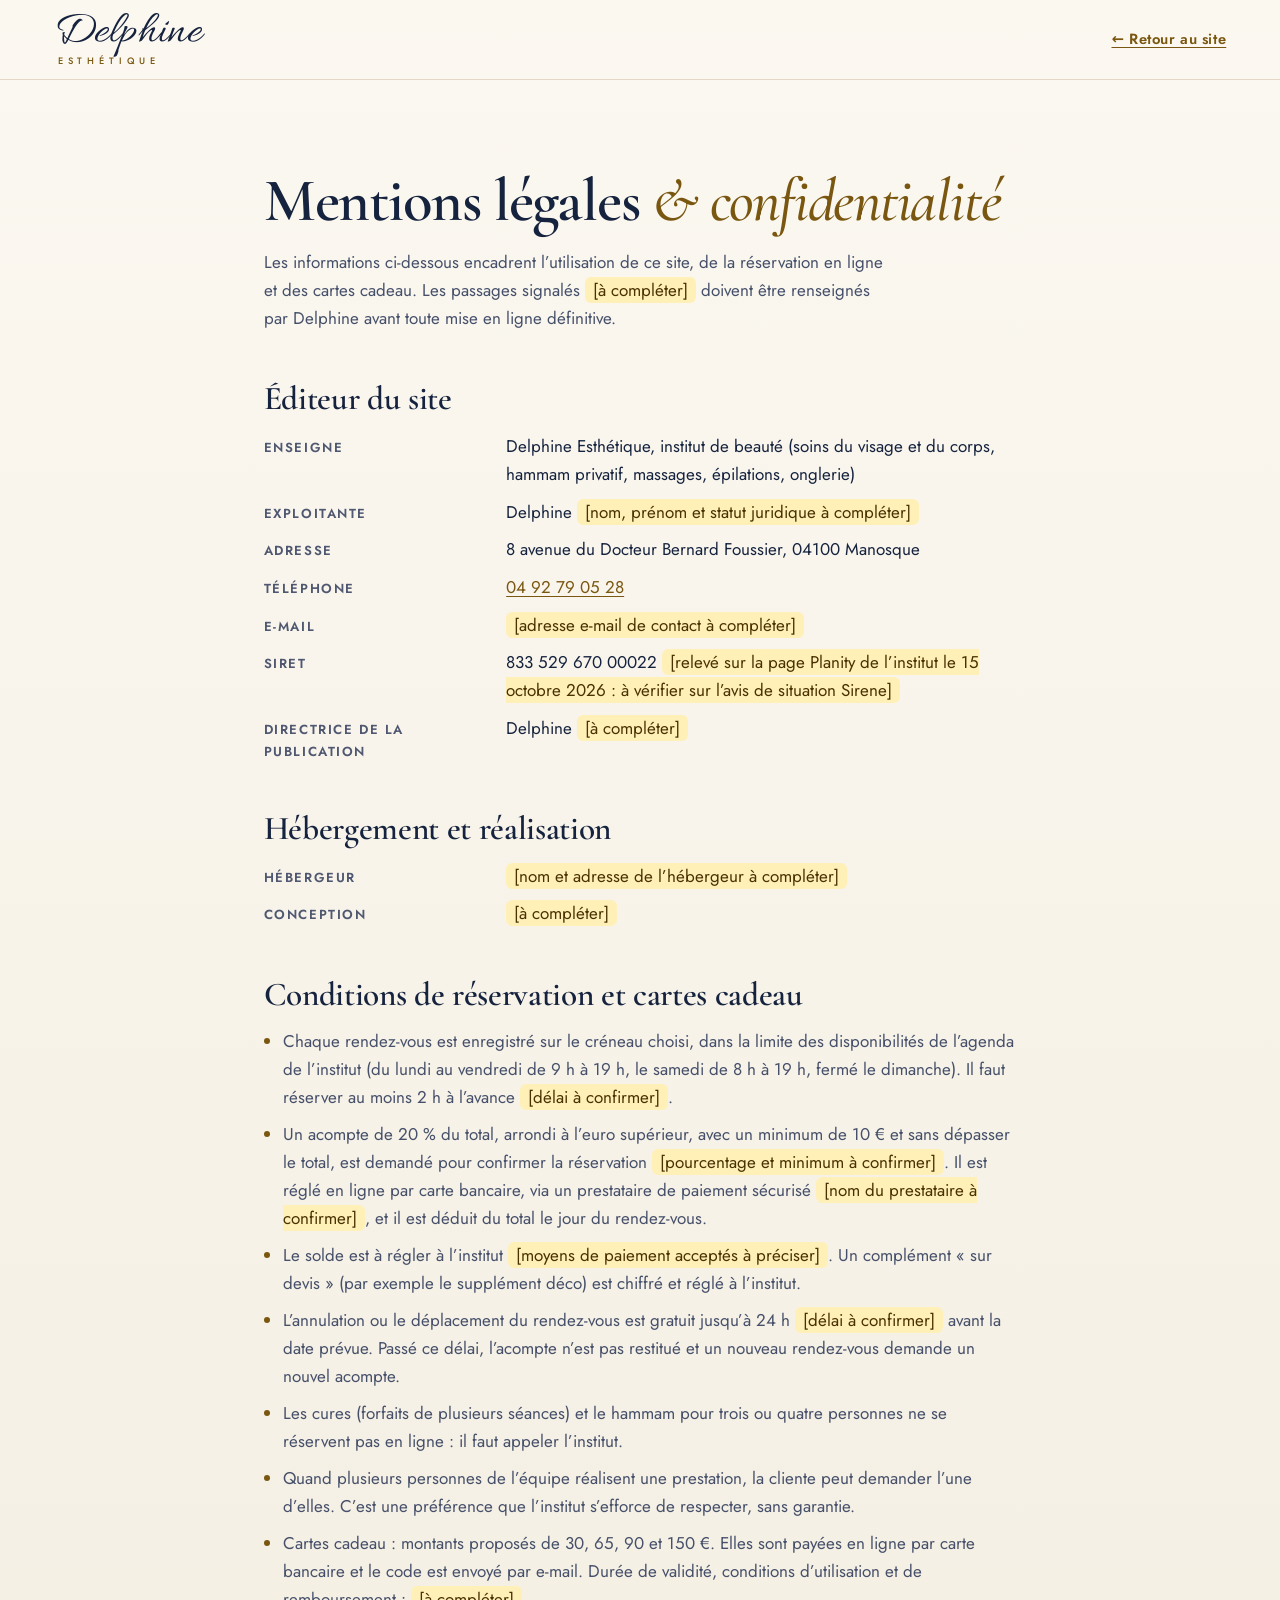
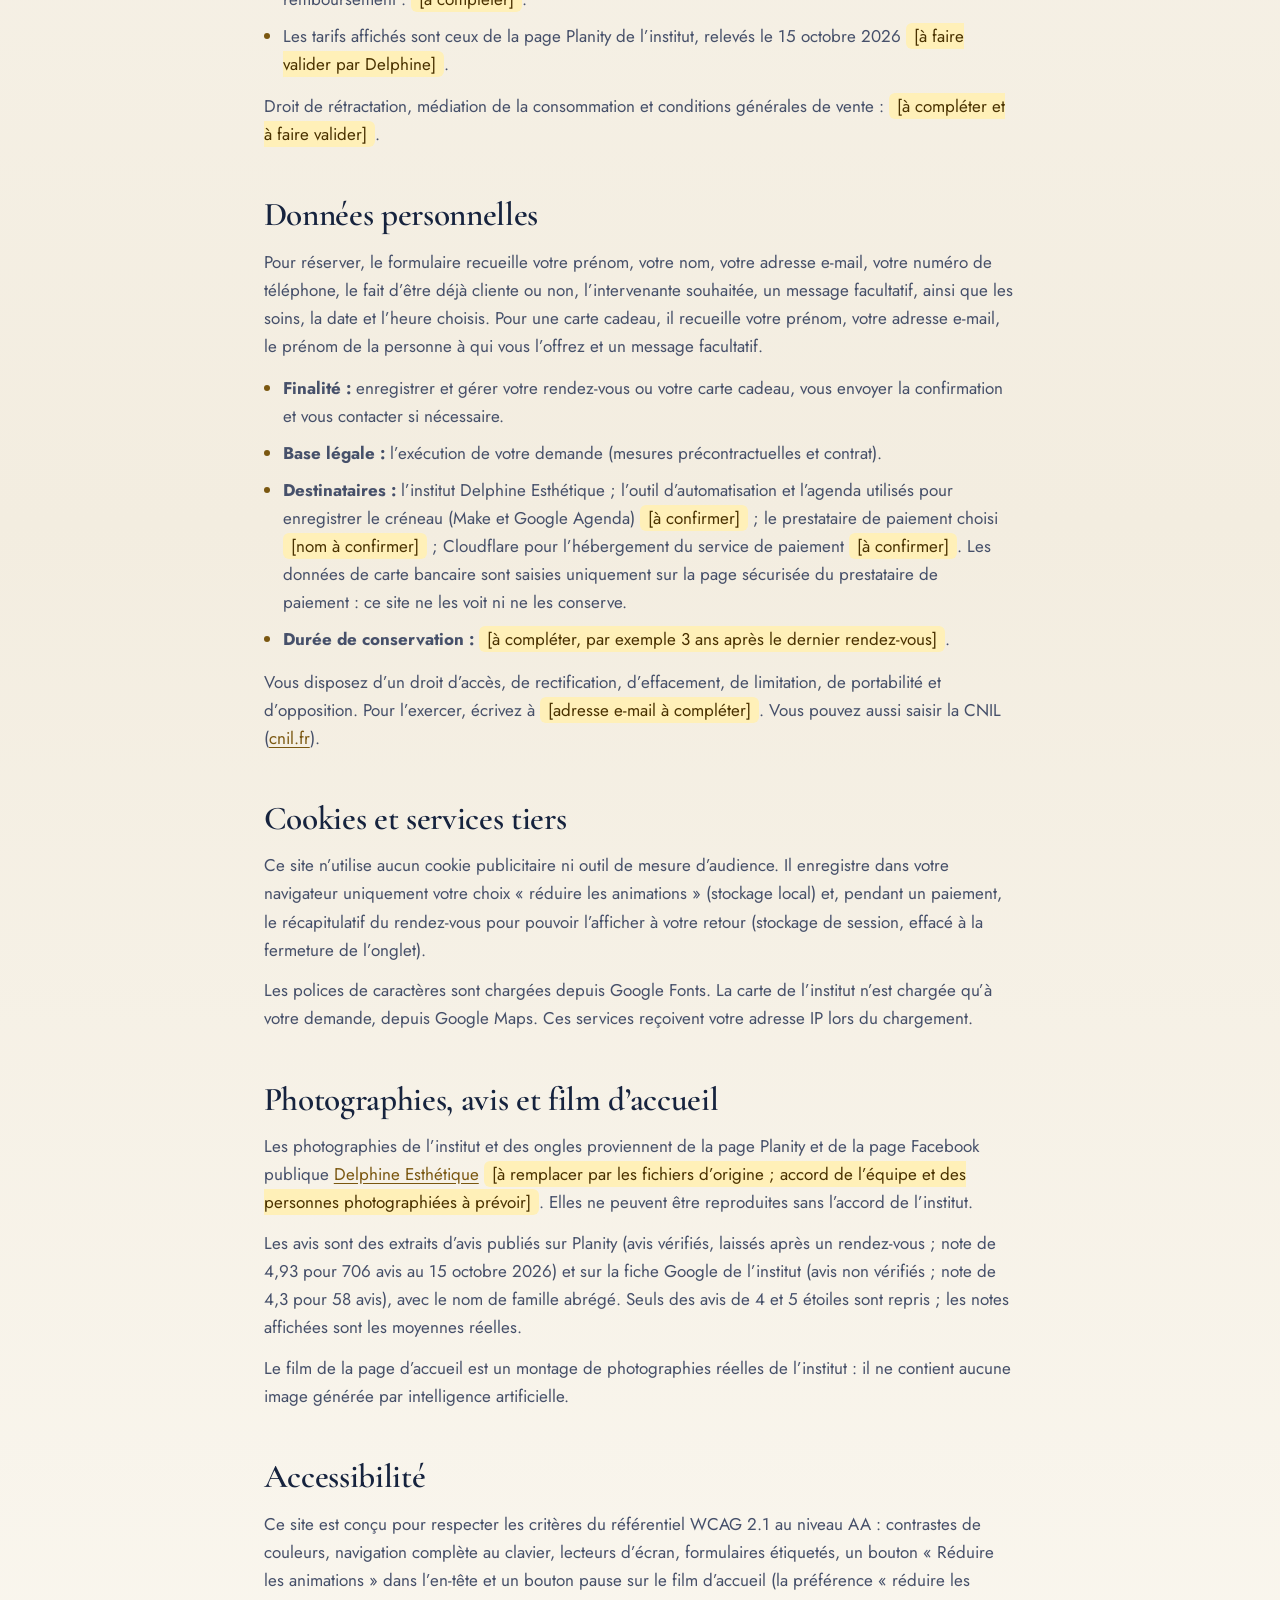
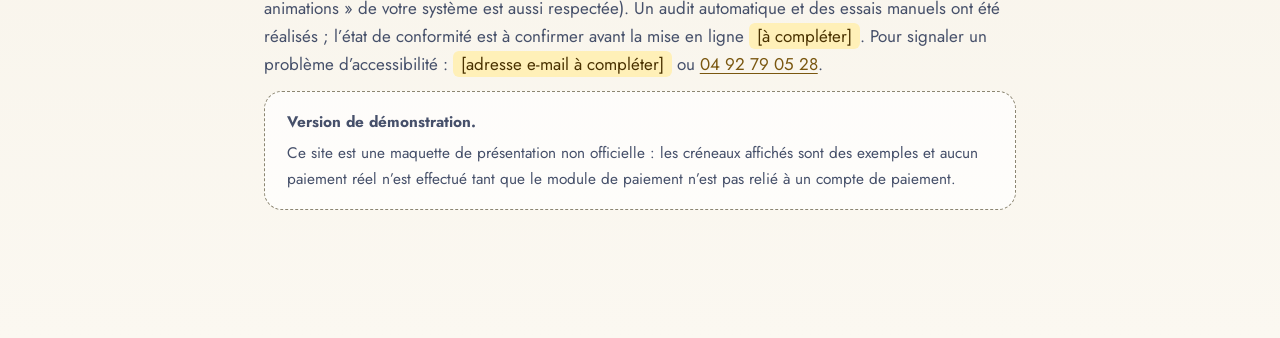
<file: mentions-legales.html>
<!doctype html>
<html lang="fr" data-motion="on">
<head>
<meta charset="utf-8">
<meta name="viewport" content="width=device-width, initial-scale=1, viewport-fit=cover">
<title>Mentions légales, conditions et confidentialité · Delphine Esthétique</title>
<meta name="description" content="Mentions légales, conditions de réservation, cartes cadeau, confidentialité et accessibilité du site Delphine Esthétique, institut de beauté à Manosque.">
<meta name="theme-color" content="#16233E">
<!-- Démonstration : retirer cette ligne à la vraie mise en ligne -->
<meta name="robots" content="noindex, nofollow">
<link rel="icon" href="data:image/svg+xml,%3Csvg xmlns='http://www.w3.org/2000/svg' viewBox='0 0 64 64'%3E%3Crect width='64' height='64' rx='16' fill='%2316233E'/%3E%3Cpath d='M32 10c1.4 11 4.3 15.4 15 18-10.700 2.600-13.600 7-15 18-1.400-11-4.300-15.400-15-18 10.700-2.600 13.600-7 15-18z' fill='%23D9A62E'/%3E%3C/svg%3E">
<link rel="preconnect" href="https://fonts.googleapis.com">
<link rel="preconnect" href="https://fonts.gstatic.com" crossorigin>
<link href="https://fonts.googleapis.com/css2?family=Allura&family=Cormorant+Garamond:ital,wght@0,400;0,500;0,600;0,700;1,400;1,500;1,600&family=Jost:wght@300;400;500;600&display=swap" rel="stylesheet">
<link rel="stylesheet" href="assets/css/style.css?v=1">
<style>
  body { background: linear-gradient(180deg, var(--ivory), var(--sand) 60%, var(--ivory)); }
  .lhead { display: flex; align-items: center; justify-content: space-between; gap: 16px; padding: 14px var(--gut); border-bottom: 1px solid var(--line); background: rgba(251, 248, 241, .94); }
  .lhead .logo__script { color: var(--navy); }
  .lhead .logo__sub { color: var(--gold-ink); }
  .lhead__back { display: inline-flex; align-items: center; min-height: 44px; font-weight: 600; font-size: .92rem; letter-spacing: .04em; }
  .legal { max-width: 860px; margin: 0 auto; padding: clamp(40px, 7vw, 100px) var(--gut) clamp(60px, 9vw, 130px); }
  .legal h1 { font: 600 clamp(2.4rem, 5vw, 3.8rem)/1.03 var(--ff-display); letter-spacing: -.02em; margin-bottom: 1rem; color: var(--navy); }
  .legal h1 em { color: var(--gold-ink); font-weight: 500; }
  .legal__intro { color: var(--text-2); margin-bottom: 2.2rem; max-width: 62ch; }
  .legal h2 { font: 600 clamp(1.6rem, 2.6vw, 2.1rem)/1.12 var(--ff-display); letter-spacing: -.01em; margin: 3rem 0 .9rem; color: var(--navy); scroll-margin-top: 90px; }
  .legal p, .legal li { color: var(--text-2); }
  .legal p + p { margin-top: .8rem; }
  .legal ul { display: grid; gap: .55rem; margin: .9rem 0; padding-left: 1.2rem; list-style: disc; }
  .legal ul li::marker { color: var(--gold-ink); }
  .legal dl { display: grid; grid-template-columns: minmax(150px, 220px) 1fr; gap: .6rem 1.4rem; margin: .9rem 0; }
  .legal dt { color: var(--text-3); font-size: .82rem; letter-spacing: .12em; text-transform: uppercase; font-weight: 600; padding-top: .3rem; }
  .legal dd { margin: 0; }
  .todo { background: #FFF0B8; color: #4A3200; border-radius: 6px; padding: 1px 8px; font-style: normal; }
  .note { margin-top: 3rem; border: 1.5px dashed var(--line-strong); border-radius: 18px; padding: 1.1rem 1.4rem; background: rgba(255, 255, 255, .7); font-size: .96rem; }
  @media (max-width: 640px) { .legal dl { grid-template-columns: 1fr; gap: .1rem; } .legal dt { padding-top: .8rem; } }
</style>
</head>
<body>
<a class="skip" href="#main">Aller au contenu</a>
<header class="lhead">
  <a class="logo" href="index.html"><span class="logo__script">Delphine</span><span class="logo__sub">Esthétique</span><span class="sr-only"> : retour à l’accueil</span></a>
  <a class="lhead__back" href="index.html">← Retour au site</a>
</header>

<main class="legal" id="main">
  <h1>Mentions légales <em>&amp; confidentialité</em></h1>
  <p class="legal__intro">Les informations ci-dessous encadrent l’utilisation de ce site, de la réservation en ligne et des cartes cadeau. Les passages signalés <mark class="todo">[à compléter]</mark> doivent être renseignés par Delphine avant toute mise en ligne définitive.</p>

  <h2 id="editeur">Éditeur du site</h2>
  <dl>
    <dt>Enseigne</dt><dd>Delphine Esthétique, institut de beauté (soins du visage et du corps, hammam privatif, massages, épilations, onglerie)</dd>
    <dt>Exploitante</dt><dd>Delphine <mark class="todo">[nom, prénom et statut juridique à compléter]</mark></dd>
    <dt>Adresse</dt><dd>8 avenue du Docteur Bernard Foussier, 04100 Manosque</dd>
    <dt>Téléphone</dt><dd><a href="tel:+33492790528">04&nbsp;92&nbsp;79&nbsp;05&nbsp;28</a></dd>
    <dt>E-mail</dt><dd><mark class="todo">[adresse e-mail de contact à compléter]</mark></dd>
    <dt>SIRET</dt><dd>833&nbsp;529&nbsp;670&nbsp;00022 <mark class="todo">[relevé sur la page Planity de l’institut le 15 octobre 2026 : à vérifier sur l’avis de situation Sirene]</mark></dd>
    <dt>Directrice de la publication</dt><dd>Delphine <mark class="todo">[à compléter]</mark></dd>
  </dl>

  <h2 id="hebergement">Hébergement et réalisation</h2>
  <dl>
    <dt>Hébergeur</dt><dd><mark class="todo">[nom et adresse de l’hébergeur à compléter]</mark></dd>
    <dt>Conception</dt><dd><mark class="todo">[à compléter]</mark></dd>
  </dl>

  <h2 id="conditions">Conditions de réservation et cartes cadeau</h2>
  <ul>
    <li>Chaque rendez-vous est enregistré sur le créneau choisi, dans la limite des disponibilités de l’agenda de l’institut (du lundi au vendredi de 9&nbsp;h à 19&nbsp;h, le samedi de 8&nbsp;h à 19&nbsp;h, fermé le dimanche). Il faut réserver au moins 2&nbsp;h à l’avance <mark class="todo">[délai à confirmer]</mark>.</li>
    <li>Un acompte de 20&nbsp;% du total, arrondi à l’euro supérieur, avec un minimum de 10&nbsp;€ et sans dépasser le total, est demandé pour confirmer la réservation <mark class="todo">[pourcentage et minimum à confirmer]</mark>. Il est réglé en ligne par carte bancaire, via un prestataire de paiement sécurisé <mark class="todo">[nom du prestataire à confirmer]</mark>, et il est déduit du total le jour du rendez-vous.</li>
    <li>Le solde est à régler à l’institut <mark class="todo">[moyens de paiement acceptés à préciser]</mark>. Un complément «&nbsp;sur devis&nbsp;» (par exemple le supplément déco) est chiffré et réglé à l’institut.</li>
    <li>L’annulation ou le déplacement du rendez-vous est gratuit jusqu’à 24&nbsp;h <mark class="todo">[délai à confirmer]</mark> avant la date prévue. Passé ce délai, l’acompte n’est pas restitué et un nouveau rendez-vous demande un nouvel acompte.</li>
    <li>Les cures (forfaits de plusieurs séances) et le hammam pour trois ou quatre personnes ne se réservent pas en ligne : il faut appeler l’institut.</li>
    <li>Quand plusieurs personnes de l’équipe réalisent une prestation, la cliente peut demander l’une d’elles. C’est une préférence que l’institut s’efforce de respecter, sans garantie.</li>
    <li>Cartes cadeau&nbsp;: montants proposés de 30, 65, 90 et 150&nbsp;€. Elles sont payées en ligne par carte bancaire et le code est envoyé par e-mail. Durée de validité, conditions d’utilisation et de remboursement&nbsp;: <mark class="todo">[à compléter]</mark>.</li>
    <li>Les tarifs affichés sont ceux de la page Planity de l’institut, relevés le 15&nbsp;octobre&nbsp;2026 <mark class="todo">[à faire valider par Delphine]</mark>.</li>
  </ul>
  <p>Droit de rétractation, médiation de la consommation et conditions générales de vente&nbsp;: <mark class="todo">[à compléter et à faire valider]</mark>.</p>

  <h2 id="confidentialite">Données personnelles</h2>
  <p>Pour réserver, le formulaire recueille votre prénom, votre nom, votre adresse e-mail, votre numéro de téléphone, le fait d’être déjà cliente ou non, l’intervenante souhaitée, un message facultatif, ainsi que les soins, la date et l’heure choisis. Pour une carte cadeau, il recueille votre prénom, votre adresse e-mail, le prénom de la personne à qui vous l’offrez et un message facultatif.</p>
  <ul>
    <li><b>Finalité&nbsp;:</b> enregistrer et gérer votre rendez-vous ou votre carte cadeau, vous envoyer la confirmation et vous contacter si nécessaire.</li>
    <li><b>Base légale&nbsp;:</b> l’exécution de votre demande (mesures précontractuelles et contrat).</li>
    <li><b>Destinataires&nbsp;:</b> l’institut Delphine Esthétique&nbsp;; l’outil d’automatisation et l’agenda utilisés pour enregistrer le créneau (Make et Google Agenda) <mark class="todo">[à confirmer]</mark>&nbsp;; le prestataire de paiement choisi <mark class="todo">[nom à confirmer]</mark>&nbsp;; Cloudflare pour l’hébergement du service de paiement <mark class="todo">[à confirmer]</mark>. Les données de carte bancaire sont saisies uniquement sur la page sécurisée du prestataire de paiement&nbsp;: ce site ne les voit ni ne les conserve.</li>
    <li><b>Durée de conservation&nbsp;:</b> <mark class="todo">[à compléter, par exemple 3 ans après le dernier rendez-vous]</mark>.</li>
  </ul>
  <p>Vous disposez d’un droit d’accès, de rectification, d’effacement, de limitation, de portabilité et d’opposition. Pour l’exercer, écrivez à <mark class="todo">[adresse e-mail à compléter]</mark>. Vous pouvez aussi saisir la CNIL (<a href="https://www.cnil.fr" rel="noopener" target="_blank">cnil.fr<span class="sr-only"> (nouvelle fenêtre)</span></a>).</p>

  <h2 id="cookies">Cookies et services tiers</h2>
  <p>Ce site n’utilise aucun cookie publicitaire ni outil de mesure d’audience. Il enregistre dans votre navigateur uniquement votre choix «&nbsp;réduire les animations&nbsp;» (stockage local) et, pendant un paiement, le récapitulatif du rendez-vous pour pouvoir l’afficher à votre retour (stockage de session, effacé à la fermeture de l’onglet).</p>
  <p>Les polices de caractères sont chargées depuis Google Fonts. La carte de l’institut n’est chargée qu’à votre demande, depuis Google Maps. Ces services reçoivent votre adresse IP lors du chargement.</p>

  <h2 id="photos">Photographies, avis et film d’accueil</h2>
  <p>Les photographies de l’institut et des ongles proviennent de la page Planity et de la page Facebook publique <a href="https://www.facebook.com/delphinesthetique04" rel="noopener" target="_blank">Delphine Esthétique<span class="sr-only"> (nouvelle fenêtre)</span></a> <mark class="todo">[à remplacer par les fichiers d’origine ; accord de l’équipe et des personnes photographiées à prévoir]</mark>. Elles ne peuvent être reproduites sans l’accord de l’institut.</p>
  <p>Les avis sont des extraits d’avis publiés sur Planity (avis vérifiés, laissés après un rendez-vous&nbsp;; note de 4,93 pour 706 avis au 15&nbsp;octobre&nbsp;2026) et sur la fiche Google de l’institut (avis non vérifiés&nbsp;; note de 4,3 pour 58 avis), avec le nom de famille abrégé. Seuls des avis de 4 et 5 étoiles sont repris&nbsp;; les notes affichées sont les moyennes réelles.</p>
  <p>Le film de la page d’accueil est un montage de photographies réelles de l’institut&nbsp;: il ne contient aucune image générée par intelligence artificielle.</p>

  <h2 id="accessibilite">Accessibilité</h2>
  <p>Ce site est conçu pour respecter les critères du référentiel WCAG 2.1 au niveau AA&nbsp;: contrastes de couleurs, navigation complète au clavier, lecteurs d’écran, formulaires étiquetés, un bouton «&nbsp;Réduire les animations&nbsp;» dans l’en-tête et un bouton pause sur le film d’accueil (la préférence «&nbsp;réduire les animations&nbsp;» de votre système est aussi respectée). Un audit automatique et des essais manuels ont été réalisés ; l’état de conformité est à confirmer avant la mise en ligne <mark class="todo">[à compléter]</mark>. Pour signaler un problème d’accessibilité&nbsp;: <mark class="todo">[adresse e-mail à compléter]</mark> ou <a href="tel:+33492790528">04&nbsp;92&nbsp;79&nbsp;05&nbsp;28</a>.</p>

  <p class="note"><b>Version de démonstration.</b> Ce site est une maquette de présentation non officielle&nbsp;: les créneaux affichés sont des exemples et aucun paiement réel n’est effectué tant que le module de paiement n’est pas relié à un compte de paiement.</p>
</main>
<script>
  /* Préférence d'animations enregistrée sur le site principal */
  (function () {
    try { var s = localStorage.getItem('de-motion'); if (s) document.documentElement.dataset.motion = s; else if (matchMedia('(prefers-reduced-motion: reduce)').matches) document.documentElement.dataset.motion = 'off'; } catch (e) { /* aucune */ }
  })();
</script>
</body>
</html>
</file>
<file: assets/css/style.css>
/* Delphine Esthétique — feuille de style (sans dépendance).
   Palette tirée des photos de l'institut : bleu nuit du mur, jaune moutarde des transats, or des étagères, ivoire des murs.
   Contrastes vérifiés (WCAG 2.1 AA) : texte #16233E sur #FBF8F1 = 14,2:1 ; or sombre #7A5710 sur #FBF8F1 = 6,3:1 (4,8:1 sur #E5DCC9) ; encre #0E1626 sur or #D4A12B = 7,7:1 ;
   or #D9A62E sur bleu nuit #16233E = 7,0:1 ; bordures de champs #8C8672 sur blanc = 3,6:1. Les animations se coupent avec prefers-reduced-motion ou le bouton « Animations ». */

:root {
  --ivory: #FBF8F1; --sand: #F3EDE0; --stone: #E5DCC9; --white: #fff;
  --ink: #0E1626; --navy: #16233E; --navy-2: #1F3157; --navy-3: #2D4474;
  --text: #16233E; --text-2: #46506A; --text-3: #4F5870;
  --gold: #D9A62E; --gold-2: #E8BF55; --gold-3: #F2DA94; --gold-ink: #7A5710;
  --on-navy: #F4EEDF; --on-navy-2: #CBD1E0;
  --line: #E3D9C4; --line-strong: #8C8672; --error: #A8102F;
  --ff-display: 'Cormorant Garamond', 'Iowan Old Style', Georgia, serif;
  --ff-script: 'Allura', 'Snell Roundhand', cursive;
  --ff-sans: 'Jost', system-ui, -apple-system, 'Segoe UI', Roboto, sans-serif;
  --gut: clamp(18px, 4.2vw, 56px);
  --wrap: 1240px;
  --ease: cubic-bezier(.2, .8, .2, 1);
  --focus: #0E1626; --focus-halo: #fff;
  --shadow: 0 30px 70px -30px rgba(14, 22, 38, .5);
  --header-h: 80px;
}
*, *::before, *::after { box-sizing: border-box; }
html { -webkit-text-size-adjust: 100%; scroll-behavior: smooth; scroll-padding-top: 92px; }
body { margin: 0; background: var(--ivory); color: var(--text); font: 400 1.0625rem/1.65 var(--ff-sans); -webkit-font-smoothing: antialiased; text-rendering: optimizeLegibility; overflow-x: clip; }
body.is-locked { overflow: hidden; }
img, canvas, svg, video { display: block; max-width: 100%; }
svg { fill: currentColor; }
h1, h2, h3, h4, h5, p, ul, ol, dl, dd, figure, blockquote { margin: 0; padding: 0; }
ul, ol { list-style: none; }
a { color: var(--gold-ink); text-underline-offset: .18em; }
a:hover { color: var(--navy); }
button, input, textarea, select { font: inherit; color: inherit; }
button { cursor: pointer; }
[hidden] { display: none !important; }
.wrap { width: min(var(--wrap), 100% - 2 * var(--gut)); margin-inline: auto; }
.sr-only { position: absolute !important; width: 1px; height: 1px; margin: -1px; padding: 0; overflow: hidden; clip: rect(0 0 0 0); white-space: nowrap; border: 0; }
.skip { position: fixed; left: 12px; top: -60px; z-index: 200; background: var(--navy); color: #fff; padding: .8em 1.2em; border-radius: 0 0 14px 14px; text-decoration: none; transition: top .2s; }
.skip:focus { top: 0; }
.num { font-variant-numeric: lining-nums tabular-nums; }

/* Focus visible : anneau à deux tons, lisible sur fond clair comme foncé */
:focus-visible { outline: 3px solid var(--focus); outline-offset: 3px; box-shadow: 0 0 0 6px var(--focus-halo); border-radius: 6px; }
.hero, .ritual, .ceremonies .cer-note, .contact, .foot, .lb, .menu, .pre, .top:not(.is-solid), .sum { --focus: #fff; --focus-halo: #0E1626; }
.btn:focus-visible, .roundbtn:focus-visible, .iconbtn:focus-visible, .chip:focus-visible { border-radius: 999px; }
#done:focus-visible, .step__title:focus-visible { outline: 0; box-shadow: none; }   /* cibles de focus programmatique, pas des commandes */

/* ---------- Typographie ---------- */
.display { font: 600 clamp(2.5rem, 5vw, 4.5rem)/1.02 var(--ff-display); letter-spacing: -.02em; color: var(--navy); text-wrap: balance; font-variant-numeric: lining-nums; }
.display em { font-style: italic; font-weight: 500; color: var(--gold-ink); letter-spacing: -.01em; }
.display--light { color: var(--ivory); }
.display--light em { color: var(--gold-3); }
.lead { font-size: clamp(1.05rem, 1.5vw, 1.22rem); color: var(--text-2); max-width: 58ch; line-height: 1.7; }
.lead--light { color: var(--on-navy-2); }
.eyebrow { font: 500 .76rem/1 var(--ff-sans); letter-spacing: .3em; text-transform: uppercase; color: var(--gold-ink); display: inline-flex; align-items: center; gap: .9em; margin-bottom: 1.4rem; }
.eyebrow::before { content: ''; width: 34px; height: 1.5px; background: currentColor; opacity: .75; }
.eyebrow--light { color: var(--gold-3); }
.hero .eyebrow--light { color: var(--gold-3); padding: .75em 1.2em; border-radius: 999px; background: rgba(14, 22, 38, .72); -webkit-backdrop-filter: blur(10px); backdrop-filter: blur(10px); justify-self: start; margin-bottom: 0; letter-spacing: .24em; }
.hero .eyebrow--light::before { width: 22px; }
.fineprint { font-size: .86rem; color: var(--text-3); line-height: 1.5; }
.sec-head { max-width: 780px; margin-bottom: clamp(36px, 5vw, 64px); display: grid; gap: 1.2rem; }
.sec-head--center { margin-inline: auto; text-align: center; justify-items: center; }
section { position: relative; }
main { overflow-x: clip; }

/* ---------- Boutons ---------- */
.btn { position: relative; isolation: isolate; overflow: hidden; display: inline-flex; align-items: center; justify-content: center; gap: .65em; min-height: 48px; padding: .8em 1.6em; border: 1.5px solid transparent; border-radius: 999px; background: none; font: 500 .96rem/1.1 var(--ff-sans); letter-spacing: .05em; text-decoration: none; white-space: nowrap; transition: transform .4s var(--ease), box-shadow .4s var(--ease), background-color .3s, color .3s, border-color .3s; }
.btn svg { width: 1.2em; height: 1.2em; flex: none; }
.btn--small { min-height: 44px; padding: .6em 1.25em; font-size: .9rem; }
.btn--big { min-height: 56px; padding: 1em 2em; font-size: 1.02rem; }
.btn--primary { color: var(--ink); background: linear-gradient(135deg, var(--gold-2), #D4A12B); box-shadow: 0 14px 30px -14px rgba(133, 96, 15, .75), inset 0 -3px 0 rgba(133, 96, 15, .25); font-weight: 600; }
/* reflet doré qui balaie le bouton au survol (hors de la zone du texte : le contraste du libellé reste ≥ 4,5:1) */
.btn--primary::before { content: ''; position: absolute; inset: 0; z-index: -1; background: linear-gradient(110deg, transparent 30%, rgba(255, 255, 255, .5) 50%, transparent 70%); transform: translateX(-120%); transition: transform .8s var(--ease); }
.btn--primary:hover { color: var(--ink); transform: translateY(-2px); box-shadow: 0 20px 38px -14px rgba(133, 96, 15, .85); }
.btn--primary:hover::before { transform: translateX(120%); }
.btn--primary:disabled { background: #D9D1BE; color: #5B5543; box-shadow: none; cursor: not-allowed; transform: none; }
.btn--primary:disabled::before { display: none; }
.btn--glass { color: #fff; background: rgba(14, 22, 38, .42); -webkit-backdrop-filter: blur(12px) brightness(.7); backdrop-filter: blur(12px) brightness(.7); border-color: rgba(255, 255, 255, .6); }
.btn--glass:hover { color: #fff; background: rgba(14, 22, 38, .66); transform: translateY(-2px); }
.btn--ghost-dark { color: var(--navy); border-color: var(--navy-3); background: rgba(255, 255, 255, .6); }
.btn--ghost-dark:hover { color: #fff; background: var(--navy); border-color: var(--navy); transform: translateY(-2px); }
.btn--text { color: var(--text-2); padding-inline: .6em; min-height: 44px; }
.btn--text:hover { color: var(--gold-ink); }
.roundbtn, .iconbtn { display: inline-grid; place-items: center; width: 50px; height: 50px; border-radius: 50%; border: 1.5px solid var(--line-strong); background: #fff; color: var(--navy); transition: transform .3s var(--ease), background .3s, color .3s, border-color .3s; }
.roundbtn svg, .iconbtn svg { width: 22px; height: 22px; }
.roundbtn:hover:not(:disabled) { background: var(--navy); color: #fff; border-color: var(--navy); transform: scale(1.06); }
.roundbtn:disabled { opacity: .45; cursor: not-allowed; }
.roundbtn--sm { width: 44px; height: 44px; }
.iconbtn { width: 46px; height: 46px; background: transparent; border-color: transparent; color: inherit; }
.iconbtn:hover { background: rgba(255, 255, 255, .18); }
.iconbtn[aria-pressed="true"] { background: var(--gold-3); color: var(--ink); }

/* ---------- Écran d'ouverture ---------- */
.pre { position: fixed; inset: 0; z-index: 120; display: grid; place-items: center; pointer-events: all; }
.pre__curtain { position: absolute; top: 0; bottom: 0; width: 50.4%; background: linear-gradient(160deg, #1F3157, #16233E 70%, #101A30); transition: transform 1s var(--ease) .15s; }
.pre__curtain--l { left: 0; } .pre__curtain--r { right: 0; background: linear-gradient(200deg, #1F3157, #16233E 70%, #101A30); }
.pre__in { position: relative; z-index: 2; text-align: center; color: var(--gold-3); transition: opacity .5s, transform .8s var(--ease); }
.pre__logo { font: 400 clamp(5.6rem, 18vw, 11.5rem)/1 var(--ff-script); color: var(--gold-2); text-shadow: 0 0 40px rgba(217, 166, 46, .35); animation: preIn 1.1s var(--ease) both; }
.pre__sub { font: 500 .78rem/1 var(--ff-sans); letter-spacing: .5em; text-transform: uppercase; margin-top: .4rem; color: var(--on-navy-2); animation: preIn 1.1s var(--ease) .2s both; }
.pre__bar { width: min(220px, 56vw); height: 2px; margin: 2rem auto 0; background: rgba(244, 238, 223, .2); border-radius: 3px; overflow: hidden; }
.pre__bar i { display: block; height: 100%; width: 100%; transform-origin: 0 50%; transform: scaleX(var(--p, 0)); background: linear-gradient(90deg, var(--gold), var(--gold-3)); transition: transform .3s; }
.pre.is-done { pointer-events: none; }
.pre.is-done .pre__in { opacity: 0; transform: scale(1.06); }
.pre.is-done .pre__curtain--l { transform: translateX(-101%); }
.pre.is-done .pre__curtain--r { transform: translateX(101%); }
@keyframes preIn { from { opacity: 0; transform: translateY(18px) scale(.96); filter: blur(6px); } to { opacity: 1; transform: none; filter: none; } }
html:not(.js) .pre { display: none; }

.progress { position: fixed; top: 0; left: 0; right: 0; height: 3px; z-index: 70; pointer-events: none; }
.progress i { display: block; height: 100%; transform-origin: 0 50%; transform: scaleX(var(--p, 0)); background: linear-gradient(90deg, var(--gold-3), var(--gold)); }

/* ---------- En-tête ---------- */
.top { position: fixed; inset: 0 0 auto 0; z-index: 60; color: #fff; transition: background-color .4s, box-shadow .4s, color .4s, transform .5s var(--ease); }
.top::before { content: ''; position: absolute; inset: 0 0 -120px 0; z-index: -1; background: linear-gradient(to bottom, rgba(14, 22, 38, .82) 0, rgba(14, 22, 38, .62) 40%, rgba(14, 22, 38, 0) 100%); transition: opacity .4s; pointer-events: none; }
.top.is-solid { color: var(--navy); background: rgba(251, 248, 241, .95); -webkit-backdrop-filter: saturate(1.5) blur(16px); backdrop-filter: saturate(1.5) blur(16px); box-shadow: 0 1px 0 rgba(140, 134, 114, .3); }
.top.is-solid::before { opacity: 0; }
.top__in { display: flex; align-items: center; justify-content: space-between; gap: 18px; width: min(1500px, 100%); margin-inline: auto; padding: 10px var(--gut); min-height: var(--header-h); }
.logo { display: inline-flex; flex-direction: column; align-items: flex-start; gap: 0; color: inherit; text-decoration: none; line-height: 1; }
.logo__script { font: 400 2.9rem/.85 var(--ff-script); }
.logo__sub { font: 500 .58rem/1 var(--ff-sans); letter-spacing: .52em; text-transform: uppercase; padding-left: .25rem; margin-top: .15rem; }
.top:not(.is-solid) .logo__script { color: var(--gold-3); text-shadow: 0 0 22px rgba(217, 166, 46, .45); }
.top:not(.is-solid) .logo__sub { text-shadow: 0 1px 14px rgba(14, 22, 38, .8); }
.top.is-solid .logo__script { color: var(--navy); }
.top.is-solid .logo__sub { color: var(--gold-ink); }
.nav ul { display: flex; gap: clamp(14px, 2.4vw, 34px); }
.nav a { position: relative; display: inline-block; padding: .55em .1em; color: inherit; text-decoration: none; font-weight: 500; font-size: .95rem; letter-spacing: .04em; }
.nav a::after { content: ''; position: absolute; left: 0; right: 0; bottom: .2em; height: 1.5px; background: currentColor; transform: scaleX(0); transform-origin: 0 50%; transition: transform .45s var(--ease); }
.nav a:hover::after, .nav a:focus-visible::after, .nav a[aria-current="true"]::after { transform: scaleX(1); }
.nav a:hover { color: inherit; }
.top:not(.is-solid) .nav a { text-shadow: 0 1px 14px rgba(14, 22, 38, .6); }
.top__actions { display: flex; align-items: center; gap: 8px; }
.top__burger { display: none; }
@media (max-width: 1020px) { .nav { display: none; } .top__burger { display: inline-grid; } }
@media (max-width: 460px) { .top__cta { display: none; } .logo__script { font-size: 2.6rem; } }

.menu { position: fixed; inset: 0; z-index: 100; display: grid; align-content: center; justify-items: center; gap: 2rem; padding: 90px var(--gut) 40px; color: var(--on-navy); background: radial-gradient(900px 600px at 80% -10%, rgba(217, 166, 46, .3), transparent 60%), var(--ink); animation: menuIn .5s var(--ease) both; }
.menu__close { position: absolute; top: 14px; right: 14px; color: #fff; }
.menu ul { display: grid; gap: .2rem; text-align: center; }
.menu a { display: inline-block; padding: .25em .6em; font: italic 500 clamp(2.2rem, 9vw, 3.4rem)/1.15 var(--ff-display); color: var(--on-navy); text-decoration: none; }
.menu a:hover { color: var(--gold-3); }
.menu__foot a { font: 500 1rem/1 var(--ff-sans); display: inline-flex; align-items: center; gap: .5em; padding: .8em 1.2em; border: 1.5px solid rgba(242, 218, 148, .5); border-radius: 999px; }
.menu__foot svg { width: 1.2em; height: 1.2em; }
@keyframes menuIn { from { opacity: 0; transform: scale(1.03); } to { opacity: 1; transform: none; } }

/* ---------- Héros : film en boucle ---------- */
.hero { position: relative; height: 100vh; height: 100svh; min-height: 640px; max-height: 1100px; background: var(--ink); color: #fff; overflow: hidden; overflow: clip; isolation: isolate; }
.hero__media { position: absolute; inset: 0; z-index: -1; }
.hero__poster, .hero__video { position: absolute; inset: 0; width: 100%; height: 100%; object-fit: cover; }
.hero__video { opacity: 0; transition: opacity .9s; }
.hero__video.is-playing { opacity: 1; }
.hero__shade { position: absolute; inset: 0; background:
  linear-gradient(to top, rgba(14, 22, 38, .94) 0%, rgba(14, 22, 38, .8) 24%, rgba(14, 22, 38, .46) 46%, rgba(14, 22, 38, .14) 68%, rgba(14, 22, 38, .3) 100%),
  linear-gradient(to right, rgba(14, 22, 38, .72) 0%, rgba(14, 22, 38, .5) 40%, rgba(14, 22, 38, 0) 74%); pointer-events: none; }
.hero__content { position: absolute; left: var(--gut); right: var(--gut); bottom: clamp(96px, 16vh, 170px); max-width: 880px; display: grid; gap: 1.5rem; }
.hero__title { font: 600 clamp(3.2rem, 8.4vw, 7.4rem)/.94 var(--ff-display); letter-spacing: -.03em; color: #fff; text-shadow: 0 4px 40px rgba(14, 22, 38, .55); text-wrap: balance; }
.hero__title em { display: block; font-style: italic; font-weight: 500; color: var(--gold-3); letter-spacing: -.02em; }
.hero__lead { max-width: 48ch; font-size: clamp(1.04rem, 1.5vw, 1.25rem); color: #fff; text-shadow: 0 2px 20px rgba(14, 22, 38, .7); }
.hero__cta { display: flex; flex-wrap: wrap; gap: 14px; }
html.js [data-hero] { opacity: 0; transform: translateY(26px); filter: blur(6px); transition: opacity 1.1s var(--ease), transform 1.1s var(--ease), filter 1.1s var(--ease); transition-delay: calc(var(--hd, 0) * 1ms); }
html.js.is-ready [data-hero] { opacity: 1; transform: none; filter: none; }
.hero__badges { position: absolute; right: var(--gut); bottom: 34px; display: flex; gap: 10px; flex-wrap: wrap; justify-content: flex-end; }
.hero__badges a { display: inline-flex; align-items: center; gap: .5em; min-height: 44px; padding: .5em 1em; border-radius: 999px; color: #fff; text-decoration: none; font-size: .92rem; background: rgba(14, 22, 38, .62); -webkit-backdrop-filter: blur(10px); backdrop-filter: blur(10px); border: 1px solid rgba(242, 218, 148, .45); }
.hero__badges a:hover { color: #fff; background: rgba(14, 22, 38, .82); }
.hero__badges b { font: 600 1.3rem/1 var(--ff-display); color: var(--gold-3); font-variant-numeric: lining-nums; }
.hero__badges .star { width: 1em; height: 1em; color: var(--gold); }
.hero__pause { position: absolute; right: var(--gut); top: calc(var(--header-h) + 14px); width: 46px; height: 46px; display: grid; place-items: center; border-radius: 50%; border: 1px solid rgba(255, 255, 255, .55); background: rgba(14, 22, 38, .55); -webkit-backdrop-filter: blur(8px); backdrop-filter: blur(8px); color: #fff; transition: background .3s, transform .3s var(--ease); }
.hero__pause:hover { background: rgba(14, 22, 38, .8); transform: scale(1.06); }
.hero__pause svg { width: 20px; height: 20px; }
.hero__cue { position: absolute; left: 50%; bottom: 20px; translate: -50% 0; display: grid; justify-items: center; gap: 4px; color: #fff; text-decoration: none; font: 500 .72rem/1 var(--ff-sans); letter-spacing: .3em; text-transform: uppercase; text-shadow: 0 2px 12px rgba(14, 22, 38, .7); transition: opacity .5s; }
.hero__cue:hover { color: #fff; }
.hero__cue svg { width: 22px; height: 22px; animation: bob 2s ease-in-out infinite; }
.hero__cue.is-off { opacity: 0; visibility: hidden; pointer-events: none; transition: opacity .5s, visibility 0s .5s; }   /* invisible = plus focalisable */
@keyframes bob { 0%, 100% { transform: translateY(0); } 50% { transform: translateY(7px); } }
@media (max-width: 1100px) { .hero__cue { display: none; } }
@media (max-width: 860px) {
  .hero__content { bottom: 118px; }
  .hero__badges { left: var(--gut); right: var(--gut); bottom: 24px; justify-content: flex-start; }
  .hero__cta .btn { flex: 1 1 auto; }
}

/* ---------- Bandeau défilant ---------- */
.marquee { position: relative; z-index: 3; background: var(--navy); color: var(--gold-3); overflow: hidden; border-block: 1px solid rgba(217, 166, 46, .4); }
.marquee__track { display: flex; width: max-content; align-items: center; padding: .7rem 0; animation: slide 60s linear infinite; font: italic 500 clamp(1.5rem, 3vw, 2.3rem)/1.2 var(--ff-display); letter-spacing: -.01em; white-space: nowrap; }
.marquee__track i { display: inline-block; width: .5em; height: .5em; margin: 0 1em; background: var(--gold); clip-path: polygon(50% 0, 62% 38%, 100% 50%, 62% 62%, 50% 100%, 38% 62%, 0 50%, 38% 38%); }
@keyframes slide { to { transform: translateX(-50%); } }

/* ---------- L'institut ---------- */
.manifesto { background: var(--ivory); padding: clamp(100px, 12vw, 180px) 0 clamp(80px, 10vw, 150px); overflow: hidden; overflow: clip; }
.manifesto::before { content: ''; position: absolute; inset: 0; background: radial-gradient(700px 520px at 88% 12%, rgba(242, 218, 148, .5), transparent 62%), radial-gradient(600px 460px at 0% 90%, rgba(229, 220, 201, .8), transparent 60%); pointer-events: none; }
.manifesto__grid { position: relative; display: grid; grid-template-columns: 1.05fr .95fr; gap: clamp(40px, 7vw, 110px); align-items: center; }
.manifesto__text { display: grid; gap: 1.6rem; justify-items: start; }
.facts { display: flex; flex-wrap: wrap; gap: clamp(18px, 3.4vw, 44px); margin: .6rem 0; }
.facts li { display: grid; gap: .15rem; }
.facts b { font: 600 clamp(2.6rem, 4.6vw, 3.8rem)/1 var(--ff-display); letter-spacing: -.02em; color: var(--navy); font-variant-numeric: lining-nums tabular-nums; }
.facts span { font-size: .92rem; color: var(--text-2); display: inline-flex; align-items: center; gap: .35em; }
.facts .star { width: 1em; height: 1em; color: var(--gold); }
.manifesto__art { position: relative; min-height: clamp(440px, 54vw, 660px); }
.arch { position: absolute; margin: 0; overflow: hidden; border-radius: 999px 999px 22px 22px; box-shadow: var(--shadow); will-change: transform; background: var(--sand); }
.arch img { width: 100%; height: 100%; object-fit: cover; }
.arch::after { content: ''; position: absolute; inset: 10px; border: 1px solid rgba(242, 218, 148, .9); border-radius: inherit; pointer-events: none; }
.arch--a { left: 0; top: 0; width: 58%; aspect-ratio: 3 / 4; transform: translate3d(0, var(--py, 0px), 0); }
.arch--a img { object-position: 64% 50%; }
.arch--b { right: 0; bottom: 0; width: 50%; aspect-ratio: 3 / 4; transform: translate3d(0, var(--py, 0px), 0); }
.arch--b img { object-position: 60% 50%; }
.badge { position: absolute; z-index: 2; right: 4%; top: 4%; width: clamp(130px, 15vw, 190px); aspect-ratio: 1; display: grid; place-items: center; color: var(--navy); transform: translate3d(0, var(--py, 0px), 0); }
.badge__ring { position: absolute; inset: 0; width: 100%; height: 100%; animation: spin 30s linear infinite; }
.badge__ring text { font: 500 10.5px var(--ff-sans); letter-spacing: .2em; text-transform: uppercase; fill: var(--navy); }
.badge__core { width: 44%; aspect-ratio: 1; display: grid; place-items: center; border-radius: 50%; background: linear-gradient(135deg, var(--gold-2), #D4A12B); color: var(--navy); box-shadow: 0 12px 30px -10px rgba(133, 96, 15, .7); }
.badge__core svg { width: 46%; height: 46%; }
@keyframes spin { to { transform: rotate(360deg); } }
@media (max-width: 480px) { .badge { right: 1%; top: 0; width: 110px; } .arch--a { width: 62%; } .arch--b { width: 56%; } }
@media (max-width: 900px) { .manifesto__grid { grid-template-columns: 1fr; } .manifesto__art { min-height: 470px; max-width: 540px; margin-inline: auto; width: 100%; } }

/* ---------- Les soins : huit univers ---------- */
.services { background: linear-gradient(180deg, var(--ivory), var(--sand) 60%, var(--ivory)); padding: clamp(80px, 10vw, 150px) 0; }
.svc-grid { display: grid; grid-template-columns: repeat(6, 1fr); gap: clamp(14px, 1.8vw, 24px); perspective: 1400px; }
.svc { grid-column: span 2; position: relative; isolation: isolate; min-height: clamp(430px, 36vw, 520px); border-radius: 26px; overflow: hidden; color: #fff; display: flex; flex-direction: column; justify-content: flex-end; padding: clamp(22px, 2.2vw, 32px); box-shadow: var(--shadow); transform: rotateX(var(--rx, 0deg)) rotateY(var(--ry, 0deg)); transition: transform .5s var(--ease); transform-style: preserve-3d; will-change: transform; }
.svc:nth-child(-n+2) { grid-column: span 3; min-height: clamp(480px, 42vw, 600px); }
.svc__img { position: absolute; inset: 0; z-index: -3; width: 100%; height: 100%; object-fit: cover; transition: transform 1.2s var(--ease); }
.svc::before { content: ''; position: absolute; inset: 0; z-index: -2; background: linear-gradient(to top, rgba(14, 22, 38, .95) 0%, rgba(14, 22, 38, .88) 34%, rgba(14, 22, 38, .58) 54%, rgba(14, 22, 38, .14) 78%, rgba(14, 22, 38, 0) 100%); }
.svc::after { content: ''; position: absolute; inset: 10px; z-index: -1; border: 1px solid rgba(242, 218, 148, .55); border-radius: 18px; pointer-events: none; transition: border-color .4s, inset .5s var(--ease); }
.svc:hover .svc__img { transform: scale(1.07); }
.svc:hover::after { border-color: rgba(242, 218, 148, .95); inset: 14px; }
.svc__n { position: absolute; top: 20px; left: 26px; font: italic 500 3.6rem/1 var(--ff-display); letter-spacing: -.03em; color: rgba(255, 255, 255, .94); text-shadow: 0 4px 30px rgba(14, 22, 38, .6); font-variant-numeric: lining-nums; }
.svc .svc__kicker { font: 600 .72rem/1.2 var(--ff-sans); letter-spacing: .26em; text-transform: uppercase; color: var(--gold-3); margin-bottom: .7rem; }
.svc h3 { font: 600 clamp(1.9rem, 2.6vw, 2.5rem)/1.02 var(--ff-display); letter-spacing: -.02em; margin-bottom: .6rem; }
.svc p.svc__teaser { color: #fff; font-size: 1rem; line-height: 1.55; margin-bottom: 1.1rem; max-width: 42ch; }
.svc__meta { display: flex; align-items: center; justify-content: space-between; gap: 12px; flex-wrap: wrap; }
.svc__price { font: 500 .95rem/1.2 var(--ff-sans); color: var(--gold-3); }
.svc__price b { font: 600 2rem/1 var(--ff-display); color: #fff; font-variant-numeric: lining-nums; }
@media (max-width: 1020px) { .svc-grid { grid-template-columns: repeat(2, 1fr); } .svc, .svc:nth-child(-n+2) { grid-column: span 1; min-height: 440px; } .svc:first-child { grid-column: 1 / -1; } }
@media (max-width: 640px) { .svc-grid { grid-template-columns: 1fr; } .svc:first-child { grid-column: auto; } .svc, .svc:nth-child(-n+2) { min-height: 430px; } }
.perks { margin-top: clamp(40px, 5vw, 72px); display: grid; gap: 1.2rem; }
.perks__title { font: italic 500 clamp(1.7rem, 2.6vw, 2.3rem)/1.1 var(--ff-display); color: var(--navy); }
.chips { display: flex; flex-wrap: wrap; gap: 10px; }
.chips li { display: inline-flex; align-items: center; gap: .6em; padding: .7em 1.2em; border-radius: 999px; background: #fff; border: 1.5px solid var(--line); font-weight: 500; transition: transform .35s var(--ease), border-color .3s, box-shadow .3s; }
.chips li::before { content: ''; width: .55em; height: .55em; background: var(--gold); clip-path: polygon(50% 0, 62% 38%, 100% 50%, 62% 62%, 50% 100%, 38% 62%, 0 50%, 38% 38%); flex: none; }
.chips li:hover { transform: translateY(-3px); border-color: var(--gold); box-shadow: 0 14px 30px -16px rgba(133, 96, 15, .6); }

/* ---------- Le hammam : une cérémonie pas à pas (défilement horizontal épinglé) ---------- */
.ritual { background: radial-gradient(900px 640px at 12% 0%, rgba(217, 166, 46, .22), transparent 60%), radial-gradient(800px 560px at 100% 100%, rgba(45, 68, 116, .6), transparent 60%), linear-gradient(160deg, #0E1626 0%, #16233E 55%, #1A2A4A 100%); color: var(--on-navy); height: 330vh; }
.ritual__pin { position: sticky; top: 0; height: 100vh; height: 100svh; display: flex; flex-direction: column; justify-content: center; gap: clamp(28px, 5vh, 56px); overflow: hidden; }
.ritual__head { display: grid; gap: .4rem; }
.ritual__rail { position: relative; }
.ritual__steps { display: flex; gap: clamp(16px, 2.4vw, 32px); width: max-content; padding-inline: var(--gut); will-change: transform; }
.rstep { width: min(430px, 80vw); display: grid; gap: .8rem; align-content: start; padding: clamp(26px, 3vw, 40px); border-radius: 28px; background: linear-gradient(160deg, rgba(255, 255, 255, .08), rgba(255, 255, 255, .02)); border: 1px solid rgba(242, 218, 148, .3); -webkit-backdrop-filter: blur(10px); backdrop-filter: blur(10px); min-height: clamp(280px, 38vh, 360px); }
.rstep__n { font: italic 600 clamp(3.4rem, 5.6vw, 4.8rem)/.9 var(--ff-display); letter-spacing: -.04em; background: linear-gradient(135deg, #fff, var(--gold-3) 50%, var(--gold)); -webkit-background-clip: text; background-clip: text; color: transparent; font-variant-numeric: lining-nums; }
.rstep h3 { font: 600 clamp(1.8rem, 2.4vw, 2.2rem)/1.08 var(--ff-display); letter-spacing: -.02em; color: #fff; }
.rstep p { color: var(--on-navy); font-size: 1.02rem; line-height: 1.65; }
.ritual__line { position: absolute; left: var(--gut); right: var(--gut); bottom: clamp(20px, 5vh, 46px); width: calc(100% - 2 * var(--gut)); height: 40px; overflow: visible; }
.ritual__line path { fill: none; stroke: var(--gold); stroke-width: 2.5; stroke-linecap: round; stroke-dasharray: 1; stroke-dashoffset: calc(1 - var(--p, 0)); opacity: .85; }
@media (max-width: 860px) {
  .ritual { height: auto; padding: 90px 0; }
  .ritual__pin { position: static; height: auto; overflow: visible; }
  .ritual__steps { width: auto; flex-direction: column; padding-inline: var(--gut); }
  .rstep { width: 100%; min-height: 0; }
  .ritual__line { display: none; }
}

/* ---------- Les cérémonies ---------- */
.ceremonies { background: linear-gradient(180deg, #1A2A4A, #101A30); color: var(--on-navy); padding: clamp(70px, 9vw, 130px) 0 clamp(80px, 10vw, 150px); }
.cer-grid { display: grid; grid-template-columns: repeat(3, 1fr); gap: clamp(16px, 2vw, 28px); }
.cer { position: relative; display: grid; align-content: start; gap: 1rem; padding: clamp(26px, 2.8vw, 38px); border-radius: 26px; background: var(--ivory); color: var(--text); box-shadow: 0 30px 70px -34px rgba(0, 0, 0, .7); border-top: 5px solid var(--gold); }
.cer__time { justify-self: start; display: inline-flex; align-items: center; gap: .5em; padding: .35em .9em; border-radius: 999px; background: var(--navy); color: var(--gold-3); font: 600 .76rem/1.2 var(--ff-sans); letter-spacing: .14em; text-transform: uppercase; }
.cer__time svg { width: 1.2em; height: 1.2em; }
.cer h3 { font: 600 clamp(1.8rem, 2.4vw, 2.3rem)/1.05 var(--ff-display); letter-spacing: -.02em; color: var(--navy); }
.cer__steps { display: grid; gap: .55rem; }
.cer__steps li { display: flex; gap: .7em; align-items: flex-start; color: var(--text-2); font-size: 1rem; }
.cer__steps svg { width: 1.2em; height: 1.2em; flex: none; margin-top: .2em; color: var(--gold-ink); }
.cer__prices { display: grid; grid-template-columns: 1fr 1fr; gap: 10px; margin-top: .4rem; }
.cer__price { display: grid; gap: 2px; padding: 14px 16px; border-radius: 16px; background: var(--sand); border: 1px solid var(--line); }
.cer__price small { font: 600 .72rem/1 var(--ff-sans); letter-spacing: .16em; text-transform: uppercase; color: var(--text-3); }
.cer__price b { font: 600 2.1rem/1 var(--ff-display); color: var(--navy); font-variant-numeric: lining-nums; }
.cer__btns { display: grid; grid-template-columns: 1fr 1fr; gap: 10px; }
.cer__btns .btn { min-height: 48px; padding-inline: 1em; white-space: normal; text-align: center; }
@media (max-width: 980px) { .cer-grid { grid-template-columns: 1fr; max-width: 560px; margin-inline: auto; } }
@media (max-width: 420px) { .cer__btns { grid-template-columns: 1fr; } }
.cer-note { margin-top: clamp(28px, 4vw, 48px); max-width: 78ch; color: var(--on-navy-2); font-size: 1.02rem; }
.cer-note a { color: var(--gold-3); }
.cer-note a:hover { color: #fff; }

/* ---------- Photos ---------- */
.gallery-sec { background: var(--ivory); padding: clamp(90px, 11vw, 160px) 0; overflow: hidden; overflow: clip; }
.filters { display: flex; flex-wrap: wrap; gap: 8px; margin-bottom: clamp(24px, 3vw, 40px); }
.chip { min-height: 44px; padding: .5em 1.25em; border-radius: 999px; border: 1.5px solid var(--line-strong); background: #fff; color: var(--navy); font-weight: 500; font-size: .94rem; transition: background .3s, color .3s, border-color .3s, transform .3s var(--ease); }
.chip:hover { transform: translateY(-2px); }
.chip.is-on { background: var(--navy); color: #fff; border-color: var(--navy); }
.gallery { display: grid; grid-template-columns: repeat(4, 1fr); gap: clamp(10px, 1.6vw, 20px); align-items: start; }
.gcol { display: grid; gap: clamp(10px, 1.6vw, 20px); will-change: transform; }
.gcol:nth-child(even) { margin-top: clamp(30px, 6vw, 80px); }
.gitem { position: relative; border-radius: 20px; overflow: hidden; background: var(--sand); box-shadow: 0 18px 44px -26px rgba(14, 22, 38, .6); }
.gitem button { display: block; width: 100%; padding: 0; border: 0; background: none; cursor: zoom-in; border-radius: inherit; }
.gitem img { width: 100%; height: auto; transition: transform 1s var(--ease), filter .6s; }
.gitem button::after { content: ''; position: absolute; inset: 0; background: linear-gradient(to top, rgba(14, 22, 38, .55), transparent 50%); opacity: 0; transition: opacity .4s; }
.gitem button:hover img, .gitem button:focus-visible img { transform: scale(1.06); }
.gitem button:hover::after, .gitem button:focus-visible::after { opacity: 1; }
.gitem .zoom { position: absolute; right: 12px; bottom: 12px; z-index: 2; width: 42px; height: 42px; display: grid; place-items: center; border-radius: 50%; background: #fff; color: var(--navy); opacity: 0; transform: scale(.7); transition: opacity .35s, transform .35s var(--ease); }
.gitem .zoom svg { width: 20px; height: 20px; }
.gitem button:hover .zoom, .gitem button:focus-visible .zoom { opacity: 1; transform: none; }
.gallery__more { margin-top: clamp(40px, 5vw, 64px); text-align: center; }
@media (max-width: 1000px) { .gallery { grid-template-columns: repeat(3, 1fr); } }
@media (max-width: 640px) { .gallery { grid-template-columns: repeat(2, 1fr); } }

.lb { position: fixed; inset: 0; z-index: 110; display: grid; grid-template-columns: auto 1fr auto; align-items: center; gap: 12px; padding: 18px; background: rgba(14, 22, 38, .93); -webkit-backdrop-filter: blur(14px); backdrop-filter: blur(14px); animation: menuIn .4s var(--ease) both; }
.lb__close { position: absolute; top: 14px; right: 14px; z-index: 2; color: #fff; background: rgba(255, 255, 255, .14); }
.lb__fig { display: grid; justify-items: center; gap: 12px; min-height: 0; }
.lb__fig img { width: auto; max-width: 100%; max-height: calc(100vh - 140px); max-height: calc(100svh - 140px); border-radius: 16px; object-fit: contain; box-shadow: 0 30px 80px rgba(0, 0, 0, .5); }
.lb figcaption { color: var(--on-navy); text-align: center; max-width: 60ch; font-size: .98rem; }
.lb .roundbtn { background: rgba(255, 255, 255, .14); color: #fff; border-color: rgba(255, 255, 255, .5); }
.lb .roundbtn:hover { background: #fff; color: var(--navy); }
@media (max-width: 640px) { .lb { grid-template-columns: 1fr; grid-template-rows: 1fr auto; } .lb__prev, .lb__next { position: absolute; bottom: 18px; } .lb__prev { left: 18px; } .lb__next { right: 18px; } }

/* ---------- L'équipe ---------- */
.team { background: linear-gradient(180deg, var(--ivory), var(--sand)); padding: clamp(80px, 10vw, 150px) 0; overflow: hidden; overflow: clip; }
.team__grid { display: grid; grid-template-columns: .85fr 1.15fr; gap: clamp(34px, 7vw, 100px); align-items: center; }
.team__photo { position: relative; max-width: 480px; justify-self: center; }
.team__photo img { width: 100%; height: auto; border-radius: 28px; box-shadow: var(--shadow); }
.team__photo::before { content: ''; position: absolute; inset: 18px -18px -18px 18px; border: 1.5px solid var(--gold); border-radius: 28px; z-index: -1; }
.team__text { display: grid; gap: 1.5rem; justify-items: start; }
.quote { padding: 1.2rem 1.5rem; border-left: 3px solid var(--gold); background: rgba(255, 255, 255, .6); border-radius: 0 18px 18px 0; }
.quote p { font: italic 500 clamp(1.4rem, 2.2vw, 1.8rem)/1.3 var(--ff-display); color: var(--navy); }
.quote footer { margin-top: .5rem; font-size: .9rem; color: var(--text-3); }
@media (max-width: 900px) { .team__grid { grid-template-columns: 1fr; } .team__photo { max-width: 420px; margin-right: 18px; } }

/* ---------- Avis ---------- */
.reviews { background: linear-gradient(180deg, var(--sand), var(--ivory)); padding: clamp(80px, 10vw, 150px) 0 clamp(50px, 6vw, 90px); overflow: hidden; overflow: clip; }
.reviews__head { display: flex; justify-content: space-between; align-items: flex-end; gap: 30px; flex-wrap: wrap; margin-bottom: clamp(26px, 3vw, 40px); }
.scores { display: flex; gap: 14px; flex-wrap: wrap; }
.score { display: flex; align-items: center; gap: 16px; padding: 14px 24px; border-radius: 999px; background: #fff; box-shadow: var(--shadow); border: 1px solid var(--line); }
.score__n { font: 600 clamp(2.6rem, 4.4vw, 3.6rem)/1 var(--ff-display); color: var(--navy); font-variant-numeric: lining-nums; }
.score__meta { display: grid; gap: 2px; }
.stars { display: inline-flex; gap: 2px; color: var(--gold); }
.stars svg { width: 18px; height: 18px; }
.score__meta a { font-weight: 500; font-size: .93rem; }
.slider__track { display: flex; gap: clamp(14px, 2vw, 26px); overflow-x: auto; scroll-snap-type: x mandatory; scroll-padding-inline: var(--gut); padding: 12px var(--gut) 34px; scrollbar-width: none; -webkit-overflow-scrolling: touch; overscroll-behavior-x: contain; }
.slider__track::-webkit-scrollbar { display: none; }
.review { flex: 0 0 min(430px, 84vw); scroll-snap-align: start; display: flex; flex-direction: column; gap: 1rem; padding: clamp(24px, 2.6vw, 34px); border-radius: 26px; background: #fff; border: 1px solid var(--line); box-shadow: 0 22px 50px -32px rgba(14, 22, 38, .6); transition: transform .5s var(--ease), box-shadow .5s; position: relative; }
.review:hover { transform: translateY(-6px); box-shadow: 0 30px 60px -30px rgba(14, 22, 38, .65); }
.review::before { content: '“'; position: absolute; top: 4px; right: 22px; font: italic 500 7rem/1 var(--ff-display); color: var(--gold-3); pointer-events: none; }
.review__top { display: flex; align-items: center; gap: 10px; flex-wrap: wrap; position: relative; }
.review__src { display: inline-flex; align-items: center; min-height: 28px; padding: .2em .8em; border-radius: 999px; font: 600 .72rem/1 var(--ff-sans); letter-spacing: .1em; text-transform: uppercase; }
.review__src--Planity { background: var(--navy); color: var(--gold-3); }
.review__src--Google { background: var(--sand); color: var(--navy); border: 1px solid var(--line-strong); }
.review blockquote { margin: 0; font: italic 500 clamp(1.2rem, 1.7vw, 1.4rem)/1.38 var(--ff-display); color: var(--navy); position: relative; }
.review__srv { font-size: .86rem; color: var(--text-3); margin-top: -.3rem; }
.review footer { margin-top: auto; display: flex; align-items: center; gap: 12px; }
.review__av { width: 44px; height: 44px; border-radius: 50%; display: grid; place-items: center; background: linear-gradient(135deg, var(--gold-2), var(--gold)); color: var(--navy); font: 600 1.05rem/1 var(--ff-sans); flex: none; }
.review__who { display: grid; line-height: 1.25; }
.review__who b { font-weight: 600; }
.review__who span { font-size: .84rem; color: var(--text-3); }
.slider__ctrl { display: flex; align-items: center; justify-content: center; gap: 22px; }
.slider__count { min-width: 6ch; text-align: center; font-weight: 500; font-variant-numeric: tabular-nums; color: var(--text-2); }
.reviews__note { margin-top: 28px; text-align: center; max-width: 80ch; }

/* ---------- Réservation ---------- */
.book { background: linear-gradient(180deg, var(--ivory), var(--sand) 45%, var(--stone)); padding: clamp(90px, 11vw, 160px) 0; overflow: hidden; overflow: clip; }
.book::before { content: ''; position: absolute; inset: 0; background: radial-gradient(520px 420px at 90% 8%, rgba(242, 218, 148, .55), transparent 65%); pointer-events: none; }
.services .wrap, .gallery-sec .wrap, .book .wrap, .reviews .wrap { position: relative; z-index: 1; }
.demo-banner { margin: -10px auto 26px; max-width: 880px; padding: 14px 20px; border-radius: 16px; background: #fff; border: 1.5px dashed var(--line-strong); font-size: .94rem; color: var(--text); }
.stepper { display: flex; justify-content: center; gap: clamp(6px, 2vw, 22px); margin: 0 auto 30px; flex-wrap: wrap; }
.stepper li { display: flex; align-items: center; gap: 10px; padding: 8px 18px 8px 8px; border-radius: 999px; background: rgba(255, 255, 255, .92); color: var(--text-2); font-weight: 500; font-size: .92rem; transition: background .3s, color .3s; }
.stepper__n { width: 32px; height: 32px; display: grid; place-items: center; border-radius: 50%; background: #fff; border: 1.5px solid var(--line-strong); font-weight: 600; font-size: .9rem; }
.stepper li.is-on { background: var(--navy); color: #fff; }
.stepper li.is-on .stepper__n { background: linear-gradient(135deg, var(--gold-2), var(--gold)); border-color: transparent; color: var(--ink); }
.stepper li.is-done { color: var(--text); }
.stepper li.is-done .stepper__n { background: var(--navy); border-color: var(--navy); color: #fff; }
@media (max-width: 640px) { .stepper__t { display: none; } .stepper li { padding: 6px; } .stepper li.is-on .stepper__t { display: inline; padding-right: 10px; } }
.flow { display: grid; grid-template-columns: minmax(0, 1fr) 370px; gap: clamp(18px, 2.4vw, 34px); align-items: start; }
.flow__main { background: #fff; border-radius: 30px; padding: clamp(22px, 3vw, 44px); box-shadow: var(--shadow); border: 1px solid var(--line); min-height: 420px; }
.flow__side { position: sticky; top: 96px; }
@media (max-width: 980px) { .flow { grid-template-columns: minmax(0, 1fr); } .flow__side { position: static; } }
.step__title { font: 600 clamp(1.9rem, 2.8vw, 2.6rem)/1.08 var(--ff-display); letter-spacing: -.01em; margin-bottom: 1.4rem; color: var(--navy); }
.step:not(.is-on) { display: none; }
.step.is-on { animation: stepIn .55s var(--ease) both; }
@keyframes stepIn { from { opacity: 0; transform: translateY(16px); } to { opacity: 1; transform: none; } }

.tabs { display: flex; gap: 8px; flex-wrap: wrap; margin-bottom: 1.4rem; }
.tab { position: relative; min-height: 44px; padding: .55em 1.2em; border-radius: 999px; border: 1.5px solid var(--line-strong); background: #fff; color: var(--navy); font-weight: 500; font-size: .94rem; transition: background .3s, color .3s, border-color .3s, transform .3s var(--ease); }
.tab:hover { transform: translateY(-2px); }
.tab.is-on { background: var(--navy); color: #fff; border-color: var(--navy); }
.tab sup { margin-left: .4em; display: inline-grid; place-items: center; min-width: 1.5em; height: 1.5em; padding: 0 .3em; border-radius: 999px; background: var(--gold); color: var(--ink); font-size: .72rem; font-weight: 600; vertical-align: top; }
.tab sup:empty { display: none; }
@media (max-width: 760px) { .tabs { flex-wrap: nowrap; overflow-x: auto; scroll-snap-type: x proximity; margin-inline: calc(-1 * clamp(22px, 3vw, 44px)); padding: 4px clamp(22px, 3vw, 44px) 10px; scrollbar-width: thin; } .tab { flex: none; scroll-snap-align: start; white-space: nowrap; } }
.mgroup { display: none; }
.mgroup.is-on { display: block; animation: stepIn .5s var(--ease) both; }
.mgroup__head { margin-bottom: 1rem; display: grid; gap: .3rem; }
.mgroup__k { font: 500 .74rem/1 var(--ff-sans); letter-spacing: .24em; text-transform: uppercase; color: var(--gold-ink); }
.mgroup__head h3 { font: 600 2.2rem/1.05 var(--ff-display); letter-spacing: -.01em; color: var(--navy); }
.mgroup__head p { color: var(--text-2); max-width: 62ch; }
.msec { margin-top: 1.7rem; }
.msec__title { display: flex; align-items: center; gap: .8em; margin-bottom: .8rem; font: 600 1.45rem/1.15 var(--ff-display); color: var(--navy); }
.msec__title::after { content: ''; flex: 1; height: 1px; background: var(--line); }
.note { display: grid; gap: .4rem; padding: 14px 18px; margin-bottom: 12px; border-radius: 16px; background: var(--sand); border: 1px solid var(--line); color: var(--text-2); font-size: .95rem; }
.note__head { font-weight: 600; color: var(--text); font-size: .88rem; letter-spacing: .06em; text-transform: uppercase; }
.note ul { display: grid; gap: .3rem; }
.note li { display: flex; gap: .6em; align-items: baseline; }
.note li::before { content: ''; width: .5em; height: .5em; flex: none; background: var(--gold); clip-path: polygon(50% 0, 62% 38%, 100% 50%, 62% 62%, 50% 100%, 38% 62%, 0 50%, 38% 38%); }
.mrow { display: grid; grid-template-columns: 1fr auto; gap: 8px 18px; align-items: center; padding: 16px 18px; margin-bottom: 10px; border-radius: 18px; border: 1.5px solid var(--line); background: var(--ivory); transition: border-color .3s, background .3s, transform .35s var(--ease), box-shadow .3s; }
.mrow:hover { border-color: var(--line-strong); transform: translateY(-2px); }
.mrow.is-sel { border-color: var(--gold-ink); background: #FFF8E6; box-shadow: 0 16px 34px -24px rgba(133, 96, 15, .8); }
.mrow__name { font: 600 1.05rem/1.3 var(--ff-sans); }
.mrow__sub { font-size: .9rem; color: var(--text-3); margin-top: 2px; }
.mrow__more { margin-top: 2px; padding: 4px 0; min-height: 32px; background: none; border: 0; color: var(--gold-ink); font-size: .88rem; text-decoration: underline; text-underline-offset: .2em; }
.mrow__right { display: flex; align-items: center; gap: 16px; }
.mrow__meta { display: grid; justify-items: end; line-height: 1.25; font-size: .9rem; color: var(--text-2); }
.mrow__price { font: 600 1.55rem/1 var(--ff-display); color: var(--navy); font-variant-numeric: lining-nums; }
.mrow__price small { font: 500 .8rem/1 var(--ff-sans); color: var(--text-2); margin-right: .2em; }
.mrow__add { width: 48px; height: 48px; display: grid; place-items: center; border-radius: 50%; border: 1.5px solid var(--gold-ink); background: #fff; color: var(--gold-ink); transition: background .3s, color .3s, transform .3s var(--ease); }
.mrow__add svg { width: 22px; height: 22px; }
.mrow__add:hover { transform: scale(1.08); }
.mrow.is-sel .mrow__add { background: var(--navy); color: var(--gold-3); border-color: var(--navy); }
.mrow__desc { grid-column: 1 / -1; display: none; color: var(--text-2); font-size: .96rem; padding-top: 6px; border-top: 1px dashed var(--line); }
.mrow.is-open .mrow__desc { display: block; }
.mrow__tag { display: inline-block; margin-left: .5em; padding: .1em .65em; border-radius: 999px; background: var(--gold-3); color: var(--ink); font-size: .68rem; font-weight: 600; letter-spacing: .08em; text-transform: uppercase; vertical-align: middle; }
.mrow--fam { grid-template-columns: 1fr; }
.mrow__opts { display: flex; flex-wrap: wrap; gap: 8px; }
.opt { min-height: 52px; min-width: 96px; padding: .4em 1em; border-radius: 14px; border: 1.5px solid var(--line-strong); background: #fff; display: grid; justify-items: center; align-content: center; gap: 1px; line-height: 1.15; transition: background .25s, color .25s, border-color .25s, transform .25s var(--ease); }
.opt:hover { transform: translateY(-2px); border-color: var(--navy); }
.opt__l { font-size: .84rem; color: var(--text-2); }
.opt__p { font: 600 1.2rem/1.1 var(--ff-display); color: var(--navy); font-variant-numeric: lining-nums; }
.opt[aria-pressed="true"] { background: var(--navy); border-color: var(--navy); }
.opt[aria-pressed="true"] .opt__l { color: var(--gold-3); }
.opt[aria-pressed="true"] .opt__p { color: #fff; }
.mrow--call { background: var(--sand); }
.mrow--call .mrow__right { gap: 14px; }
.mrow--call .btn { min-height: 44px; padding: .5em 1.1em; font-size: .88rem; white-space: nowrap; }
@media (max-width: 640px) { .mrow { grid-template-columns: 1fr; } .mrow__right { justify-content: space-between; } .mrow__meta { justify-items: start; } }

.when { display: grid; grid-template-columns: minmax(0, 420px) 1fr; gap: clamp(20px, 3vw, 44px); }
@media (max-width: 860px) { .when { grid-template-columns: 1fr; } }
.cal { background: var(--ivory); border: 1.5px solid var(--line); border-radius: 24px; padding: 18px; }
.cal__head { display: flex; align-items: center; justify-content: space-between; margin-bottom: 10px; }
.cal__title { font: 600 1.6rem/1 var(--ff-display); }
.cal__title::first-letter, .slots__title::first-letter { text-transform: uppercase; }
.cal__dow, .cal__days { display: grid; grid-template-columns: repeat(7, 1fr); gap: 4px; text-align: center; }
.cal__dow span { font-size: .74rem; font-weight: 600; color: var(--text-3); letter-spacing: .1em; padding: 6px 0; }
.cday { min-height: 44px; aspect-ratio: 1; border-radius: 50%; border: 1.5px solid transparent; background: none; font-weight: 500; font-variant-numeric: tabular-nums; color: var(--text); transition: background .25s, color .25s, transform .25s var(--ease); }
.cday.is-blank { pointer-events: none; }
.cday:disabled { color: #6F7589; opacity: .6; cursor: not-allowed; text-decoration: line-through; text-decoration-color: rgba(111, 117, 137, .5); }
.cday.is-open { background: #fff; border-color: var(--line); }
.cday.is-open:hover { background: var(--gold-3); transform: scale(1.08); }
.cday.is-today { border-color: var(--navy); }
.cday.is-sel { background: var(--navy); border-color: var(--navy); color: #fff; }
.cal__legend { margin-top: 10px; text-align: center; }
.slots__title { font: 600 1.8rem/1.15 var(--ff-display); margin-bottom: .3rem; color: var(--navy); }
.slots__sub { color: var(--text-2); font-size: .96rem; margin-bottom: 1rem; }
.slots__grid { display: grid; grid-template-columns: repeat(auto-fill, minmax(104px, 1fr)); gap: 10px; }
.slot { min-height: 48px; border-radius: 14px; border: 1.5px solid var(--line-strong); background: #fff; font-weight: 500; font-variant-numeric: tabular-nums; transition: background .25s, color .25s, border-color .25s, transform .25s var(--ease); }
.slot:hover { background: var(--gold-3); transform: translateY(-2px); }
.slot[aria-pressed="true"] { background: var(--navy); color: #fff; border-color: var(--navy); }
.slots__empty { grid-column: 1 / -1; color: var(--text-2); padding: 14px; background: var(--ivory); border-radius: 14px; }

.form { display: grid; grid-template-columns: 1fr 1fr; gap: 18px 20px; }
.fld { display: grid; gap: 6px; align-content: start; min-width: 0; }
.fld--wide { grid-column: 1 / -1; }
.fld label, .fld legend { font-weight: 500; font-size: .94rem; }
.optional { font-weight: 400; color: var(--text-3); }
input[type="text"], input[type="email"], input[type="tel"], textarea { width: 100%; min-height: 52px; padding: .8em 1em; border-radius: 14px; border: 1.5px solid var(--line-strong); background: #fff; color: var(--text); transition: border-color .25s, box-shadow .25s; }
textarea { resize: vertical; min-height: 110px; }
input::placeholder, textarea::placeholder { color: #6B7186; opacity: 1; }
input:focus-visible, textarea:focus-visible { outline: 3px solid var(--focus); outline-offset: 2px; box-shadow: 0 0 0 6px var(--focus-halo); border-radius: 14px; }
input.is-bad, textarea.is-bad { border-color: var(--error); background: #FFF3F5; }
.err { min-height: 0; color: var(--error); font-size: .88rem; font-weight: 500; }
.err:not(:empty)::before { content: '⚠ '; }
.radio { border: 0; padding: 0; margin: 0; min-width: 0; }
.radio legend { width: 100%; padding: 0; margin-bottom: 6px; }
.radio__row { display: flex; gap: 10px; flex-wrap: wrap; align-items: center; }
.radio label { position: relative; display: inline-flex; }
.radio input { position: absolute; opacity: 0; inset: 0; width: 100%; height: 100%; margin: 0; cursor: pointer; }
.radio span { display: inline-flex; align-items: center; min-height: 48px; padding: .5em 1.3em; border-radius: 999px; border: 1.5px solid var(--line-strong); background: #fff; font-weight: 500; transition: background .25s, color .25s, border-color .25s; }
.radio input:checked + span { background: var(--navy); color: #fff; border-color: var(--navy); }
.radio input:focus-visible + span { outline: 3px solid var(--focus); outline-offset: 3px; box-shadow: 0 0 0 6px var(--focus-halo); }
.check label { display: flex; gap: 12px; align-items: flex-start; font-weight: 400; font-size: .95rem; cursor: pointer; }
.check input { width: 24px; height: 24px; margin: 2px 0 0; accent-color: var(--navy); flex: none; }
.hp { position: absolute !important; left: -9999px; width: 1px; height: 1px; overflow: hidden; }
@media (max-width: 640px) { .form { grid-template-columns: 1fr; } }

.pay { display: grid; gap: 1.2rem; justify-items: start; }
.pay__amount b { font: 600 clamp(3.4rem, 7vw, 5.4rem)/1 var(--ff-display); color: var(--navy); font-variant-numeric: lining-nums; }
.pay__rest { color: var(--text-2); font-size: 1rem; }
.pay__list { display: grid; gap: .7rem; padding: 18px 20px; border-radius: 20px; background: var(--ivory); border: 1.5px solid var(--line); width: 100%; }
.pay__list li { display: flex; gap: 12px; align-items: flex-start; font-size: .96rem; }
.pay__list svg { width: 22px; height: 22px; color: var(--gold-ink); flex: none; margin-top: 2px; }
/* barre collante du tunnel (téléphone) : total, acompte et bouton toujours à portée de pouce */
.flowbar { display: none; }
@media (max-width: 980px) {
  .flowbar { position: sticky; bottom: 10px; z-index: 25; display: flex; align-items: center; justify-content: space-between; gap: 12px; margin: 22px -6px -6px; padding: 10px 10px 10px 18px; border-radius: 999px; background: var(--navy); color: #fff; box-shadow: 0 18px 40px -14px rgba(14, 22, 38, .75); }
  .flowbar[hidden] { display: none; }
  .flowbar__sum { display: grid; line-height: 1.15; }
  .flowbar__sum b { font: 600 1.4rem/1.1 var(--ff-display); font-variant-numeric: lining-nums; }
  .flowbar__sum small { font-size: .78rem; color: var(--on-navy-2); }
  .flowbar__sum small span { color: var(--gold-3); font-weight: 600; }
  .flowbar .btn { min-height: 48px; padding: .7em 1.2em; font-size: .92rem; }
  .flowbar .btn--primary:disabled { background: rgba(255, 255, 255, .1); color: #fff; }
  .flowbar :focus-visible { --focus: #fff; --focus-halo: #0E1626; }
}
.pay__msg { min-height: 1.5em; color: var(--error); font-weight: 500; }
#gcMsgOut { color: var(--text-2); }

.done { display: grid; gap: 1rem; justify-items: start; }
.done__icon { width: 70px; height: 70px; display: grid; place-items: center; border-radius: 50%; background: linear-gradient(135deg, var(--gold-2), var(--gold)); color: var(--ink); box-shadow: 0 16px 40px -12px rgba(133, 96, 15, .7); animation: pop .7s var(--ease) both; }
.done__icon svg { width: 34px; height: 34px; fill: none; }
@keyframes pop { from { transform: scale(.3); opacity: 0; } to { transform: none; opacity: 1; } }
.done__text { max-width: 56ch; color: var(--text-2); }
.done__sum { display: grid; grid-template-columns: repeat(auto-fit, minmax(190px, 1fr)); gap: 12px; width: 100%; }
.done__sum div { padding: 14px 18px; border-radius: 16px; background: var(--ivory); border: 1.5px solid var(--line); }
.done__sum dt { font-size: .74rem; letter-spacing: .16em; text-transform: uppercase; color: var(--text-3); font-weight: 600; }
.done__sum dd { font-weight: 500; }
.done__demo { padding: 10px 16px; border-radius: 12px; background: var(--gold-3); color: var(--ink); font-weight: 500; }
.done__btns { display: flex; flex-wrap: wrap; gap: 10px; margin-top: .4rem; }

.sum { background: var(--navy); color: var(--on-navy); border-radius: 28px; padding: clamp(22px, 2.4vw, 32px); box-shadow: var(--shadow); }
.sum__title { font: italic 500 2rem/1 var(--ff-display); margin-bottom: 1rem; color: #fff; }
.sum__list { display: grid; gap: 10px; margin-bottom: 1rem; max-height: 280px; overflow: auto; }
.sum__list li { display: flex; justify-content: space-between; gap: 12px; padding-bottom: 10px; border-bottom: 1px solid rgba(242, 218, 148, .25); font-size: .95rem; }
.sum__list li:last-child { border: 0; }
.sum__list small { opacity: .85; }
.sum__list b { font-weight: 600; white-space: nowrap; }
.sum__list button { margin-left: 8px; width: 30px; height: 30px; display: inline-grid; place-items: center; vertical-align: middle; border-radius: 50%; border: 1px solid rgba(242, 218, 148, .5); background: none; color: var(--on-navy); line-height: 1; }
.sum__list button svg { width: 14px; height: 14px; }
.sum__list button:hover { background: var(--ivory); color: var(--navy); }
.sum__empty { color: var(--on-navy-2); font-size: .95rem; }
.sum__warn { color: var(--gold-3); }
.sum__rows { display: grid; gap: 8px; margin-bottom: 1.2rem; }
.sum__rows > div { display: flex; justify-content: space-between; gap: 12px; align-items: baseline; }
.sum__rows dt { color: var(--on-navy-2); font-size: .94rem; }
.sum__rows dd { font-weight: 600; text-align: right; }
.sum__dep { padding-top: 12px; margin-top: 2px; border-top: 1px solid rgba(242, 218, 148, .35); }
.sum__dep dt { color: #fff; font-weight: 500; }
.sum__dep dd { font: 600 2.1rem/1 var(--ff-display); color: var(--gold-3); font-variant-numeric: lining-nums; }
.sum__devis { margin: -.4rem 0 1rem; font-size: .9rem; color: var(--gold-3); }
.sum__nav { display: grid; gap: 8px; }
.sum__nav .btn--primary { width: 100%; }
.sum__nav .btn--text { color: var(--on-navy-2); }
.sum__nav .btn--text:hover { color: #fff; }
.sum__note { margin-top: .8rem; min-height: 1.2em; font-size: .9rem; color: var(--gold-3); }
.sum .btn--primary:disabled { background: rgba(255, 255, 255, .1); color: #fff; }

.modal { position: fixed; inset: 0; z-index: 130; display: grid; place-items: center; padding: 20px; background: rgba(14, 22, 38, .72); -webkit-backdrop-filter: blur(6px); backdrop-filter: blur(6px); }
.modal__box { width: min(480px, 100%); background: #fff; border-radius: 26px; padding: clamp(24px, 3vw, 36px); display: grid; gap: 1rem; box-shadow: 0 40px 100px rgba(0, 0, 0, .5); animation: pop .5s var(--ease) both; }
.modal__box h3 { font: 600 2rem/1.1 var(--ff-display); color: var(--navy); }
.modal__btns { display: flex; gap: 10px; flex-wrap: wrap; justify-content: flex-end; }

/* ---------- Carte cadeau ---------- */
.gift { background: linear-gradient(180deg, var(--stone), var(--sand)); padding: clamp(80px, 10vw, 150px) 0; overflow: hidden; overflow: clip; }
.gift::before { content: ''; position: absolute; inset: 0; background: radial-gradient(640px 500px at 10% 50%, rgba(255, 255, 255, .7), transparent 62%); pointer-events: none; }
.gift__grid { position: relative; display: grid; grid-template-columns: 1fr 1fr; gap: clamp(30px, 6vw, 90px); align-items: center; }
.gift__card-wrap { perspective: 1200px; display: grid; place-items: center; padding-bottom: 22px; }
@media (min-width: 901px) { .gift__card-wrap { position: sticky; top: 130px; align-self: start; } }
.gift__form { display: grid; gap: 1.3rem; justify-items: start; }
.gift__form .giftform { width: 100%; }
.giftcard { position: relative; width: min(460px, 100%); aspect-ratio: 1.6; border-radius: 26px; padding: 28px 32px; display: grid; align-content: space-between; color: #fff; background: linear-gradient(135deg, #2D4474 0%, var(--navy) 48%, #0E1626 100%); box-shadow: 0 28px 44px -28px rgba(14, 22, 38, .7), inset 0 0 0 1.5px rgba(242, 218, 148, .55); transform: rotateX(var(--rx, 8deg)) rotateY(var(--ry, -12deg)) rotate(-3deg); transition: transform .4s var(--ease); overflow: hidden; }
.giftcard::after { content: ''; position: absolute; inset: 10px; border: 1px solid rgba(242, 218, 148, .4); border-radius: 18px; pointer-events: none; }
.giftcard__shine { position: absolute; inset: -40%; background: linear-gradient(115deg, transparent 38%, rgba(242, 218, 148, .3) 50%, transparent 62%); transform: translateX(var(--sx, -30%)); transition: transform .5s var(--ease); pointer-events: none; }
.giftcard__brand { font: 400 3.1rem/1 var(--ff-script); color: var(--gold-2); }
.giftcard__kind { font: 500 .72rem/1 var(--ff-sans); letter-spacing: .32em; text-transform: uppercase; color: var(--gold-3); }
.giftcard__amount { font: 600 clamp(3.2rem, 7vw, 4.8rem)/1 var(--ff-display); font-variant-numeric: lining-nums; }
.giftcard__to { font: italic 500 1.25rem/1 var(--ff-display); color: var(--on-navy); }
.giftcard__spark { position: absolute; right: 28px; top: 28px; width: 32px; height: 32px; color: var(--gold); animation: twinkle 3s ease-in-out infinite; }
@keyframes twinkle { 0%, 100% { transform: scale(1) rotate(0); opacity: 1; } 50% { transform: scale(.7) rotate(25deg); opacity: .7; } }
.giftform { display: grid; grid-template-columns: 1fr 1fr; gap: 18px 20px; margin-top: 1.6rem; }
.giftform > * { min-width: 0; }
.giftform .btn { justify-self: start; grid-column: 1 / -1; }
.giftform .pay__msg { grid-column: 1 / -1; }
.amounts { grid-column: 1 / -1; border: 0; padding: 0; margin: 0; min-width: 0; }
.amounts legend { font-weight: 500; font-size: .94rem; margin-bottom: 8px; padding: 0; }
.amounts__row { display: flex; flex-wrap: wrap; gap: 10px; }
.amounts label { position: relative; display: inline-flex; }
.amounts input { position: absolute; opacity: 0; inset: 0; width: 100%; height: 100%; margin: 0; cursor: pointer; }
.amounts span { display: inline-flex; align-items: center; min-width: 84px; justify-content: center; min-height: 52px; padding: .5em 1.3em; border-radius: 999px; border: 1.5px solid var(--line-strong); background: #fff; font: 600 1.5rem/1 var(--ff-display); font-variant-numeric: lining-nums; transition: background .25s, color .25s, border-color .25s, transform .25s var(--ease); }
.amounts label:hover span { transform: translateY(-2px); }
.amounts input:checked + span { background: var(--navy); color: #fff; border-color: var(--navy); }
.amounts input:focus-visible + span { outline: 3px solid var(--focus); outline-offset: 3px; box-shadow: 0 0 0 6px var(--focus-halo); }
.amounts__hint { margin-top: 10px; min-height: 1.5em; color: var(--text-2); font-size: .95rem; }
@media (max-width: 900px) { .gift__grid { grid-template-columns: 1fr; } .giftform { grid-template-columns: 1fr; } }

/* ---------- Questions ---------- */
.faq { background: var(--ivory); padding: clamp(80px, 10vw, 150px) 0; }
.faq__grid { display: grid; grid-template-columns: .8fr 1.2fr; gap: clamp(30px, 6vw, 90px); align-items: start; }
.faq__grid .sec-head { position: sticky; top: 110px; margin: 0; }
.faq__list { display: grid; gap: 12px; }
.qa { border: 1.5px solid var(--line); border-radius: 20px; background: #fff; transition: border-color .3s, box-shadow .3s; }
.qa[open] { border-color: var(--gold-ink); box-shadow: 0 20px 44px -32px rgba(133, 96, 15, .8); }
.qa summary { display: flex; align-items: center; justify-content: space-between; gap: 16px; min-height: 64px; padding: 14px 24px; cursor: pointer; list-style: none; font: 600 1.05rem/1.35 var(--ff-sans); }
.qa summary::-webkit-details-marker { display: none; }
.qa summary svg { width: 26px; height: 26px; flex: none; padding: 4px; border-radius: 50%; background: var(--gold-3); color: var(--ink); transition: transform .45s var(--ease), background .3s, color .3s; }
.qa[open] summary svg { transform: rotate(135deg); background: var(--navy); color: #fff; }
.qa summary:focus-visible { border-radius: 20px; }
.qa__a { padding: 0 24px 22px; color: var(--text-2); max-width: 64ch; }
@media (max-width: 900px) { .faq__grid { grid-template-columns: 1fr; } .faq__grid .sec-head { position: static; } }

/* ---------- Contact ---------- */
.contact { background: radial-gradient(800px 560px at 100% 0%, rgba(217, 166, 46, .22), transparent 60%), radial-gradient(700px 500px at 0% 100%, rgba(45, 68, 116, .6), transparent 60%), linear-gradient(170deg, #0E1626 0%, #16233E 60%, #101A30 100%); color: var(--on-navy); padding: clamp(80px, 10vw, 150px) 0; }
.contact__grid { display: grid; grid-template-columns: 1fr 1fr; gap: clamp(30px, 6vw, 90px); align-items: stretch; }
.contact__info { display: grid; gap: 1.6rem; align-content: start; justify-items: start; }
.info { display: grid; gap: 1.3rem; width: 100%; }
.info li { display: flex; gap: 16px; align-items: flex-start; }
.info svg { width: 28px; height: 28px; color: var(--gold); flex: none; margin-top: 3px; fill: none; }
.info #i-fb, .info li:last-child svg { fill: currentColor; }
.info b { display: block; font-weight: 600; color: #fff; }
.info span, .info dd { color: var(--on-navy); }
.info small { color: var(--on-navy-2); font-size: .88rem; }
.info a { color: var(--gold-3); }
.info a:hover { color: #fff; }
.hours { display: grid; gap: 4px; min-width: min(300px, 100%); margin-top: 4px; }
.hours div { display: flex; justify-content: space-between; gap: 18px; padding: 3px 0; border-bottom: 1px dotted rgba(242, 218, 148, .35); }
.hours dt { color: var(--on-navy-2); }
.hours dd { margin: 0; font-variant-numeric: tabular-nums; }
.contact__btns { display: flex; flex-wrap: wrap; gap: 12px; }
.mapbox { position: relative; min-height: 380px; border-radius: 30px; overflow: hidden; background: linear-gradient(135deg, #1F3157, #0E1626); border: 1px solid rgba(242, 218, 148, .3); }
.mapbox iframe { position: absolute; inset: 0; width: 100%; height: 100%; border: 0; }
.mapbox__ph { position: absolute; inset: 0; display: grid; place-content: center; justify-items: center; gap: 1.2rem; padding: 30px; text-align: center; background: radial-gradient(circle at 30% 30%, rgba(217, 166, 46, .22), transparent 55%), radial-gradient(circle at 75% 70%, rgba(45, 68, 116, .5), transparent 50%); }
.mapbox__ph svg { width: 54px; height: 54px; color: var(--gold); fill: none; }
.mapbox__ph p { max-width: 38ch; color: var(--on-navy); }
@media (max-width: 900px) { .contact__grid { grid-template-columns: 1fr; } }

/* ---------- Pied de page ---------- */
.foot { background: var(--ink); color: var(--on-navy); padding: 0 0 38px; overflow: hidden; overflow: clip; }
.foot__big { font: 400 clamp(5rem, 19vw, 18rem)/.9 var(--ff-script); background: linear-gradient(180deg, var(--gold-3), var(--gold) 70%, #A87A14); -webkit-background-clip: text; background-clip: text; color: transparent; text-align: center; white-space: nowrap; padding: 50px 0 24px; user-select: none; }
.foot__cols { display: flex; justify-content: space-between; gap: 20px; flex-wrap: wrap; align-items: center; font-size: .92rem; color: var(--on-navy-2); }
.foot__cols ul { display: flex; gap: 8px 22px; flex-wrap: wrap; }
.foot a { color: var(--on-navy); display: inline-block; padding: .5em 0; }
.foot a:hover { color: var(--gold-3); }
.foot__demo { margin-top: 22px; text-align: center; font-size: .86rem; color: var(--on-navy-2); }

/* ---------- Effets ---------- */
.reveal { opacity: 0; transform: translateY(30px); transition: opacity 1s var(--ease), transform 1s var(--ease); transition-delay: calc(var(--d, 0) * 1ms); }
.reveal.is-in { opacity: 1; transform: none; }
html:not(.js) .reveal { opacity: 1; transform: none; }
.split .w { display: inline-block; overflow: hidden; vertical-align: top; padding-bottom: .12em; margin-bottom: -.12em; }
.split .w > span { display: inline-block; transform: translateY(112%); transition: transform 1s var(--ease); transition-delay: calc(var(--i, 0) * 45ms); }
.split.is-in .w > span { transform: none; }

/* Très petits écrans (320 px) : rien ne doit dépasser ni être coupé (WCAG 1.4.10) */
@media (max-width: 400px) {
  .btn { white-space: normal; text-align: center; }
  .flow__main { padding: 18px 16px; }
  .cal { padding: 10px; }
  .cal__dow, .cal__days { gap: 2px; }
  .cday { min-height: 0; font-size: .9rem; }
  .slots__grid { grid-template-columns: repeat(auto-fill, minmax(84px, 1fr)); gap: 8px; }
  .mrow { padding: 14px 14px; gap: 6px 12px; }
  .mrow__right { gap: 10px; }
  .opt { min-width: 84px; }
  .sum { padding: 20px 16px; }
  .score { padding: 12px 16px; gap: 12px; }
  .hero__badges a { font-size: .85rem; }
}

/* Animations coupées : préférence du système OU bouton « Animations » */
@media (prefers-reduced-motion: reduce) {
  html { scroll-behavior: auto; }
  *, *::before, *::after { animation-duration: .01ms !important; animation-iteration-count: 1 !important; transition-duration: .01ms !important; transition-delay: 0s !important; }
}
html[data-motion="off"] { scroll-behavior: auto; }
html[data-motion="off"] *, html[data-motion="off"] *::before, html[data-motion="off"] *::after { animation: none !important; transition: none !important; }
html[data-motion="off"] .reveal, html[data-motion="off"] .split .w > span, html[data-motion="off"] [data-hero] { opacity: 1 !important; transform: none !important; filter: none !important; }
html[data-motion="off"] .pre { display: none; }
html[data-motion="off"] .marquee__track { transform: none; flex-wrap: wrap; width: auto; justify-content: center; }
html[data-motion="off"] .hero__cue svg { animation: none; }
html[data-motion="off"] .svc, html[data-motion="off"] .giftcard { transform: none; }
html[data-motion="off"] .hero__video { display: none; }   /* l'affiche reste : film coupé */
html[data-motion="off"] .hero__pause, html[data-motion="off"] .hero__cue { display: none; }
/* animations coupées : plus d'épinglage ni de défilement horizontal, tout s'affiche à plat */
html[data-motion="off"] .ritual { height: auto; padding: 90px 0; }
html[data-motion="off"] .ritual__pin { position: static; height: auto; overflow: visible; }
html[data-motion="off"] .ritual__steps { width: auto; flex-wrap: wrap; transform: none !important; }
html[data-motion="off"] .ritual__line { display: none; }
html[data-motion="off"] .badge__ring { animation: none; }
</file>
